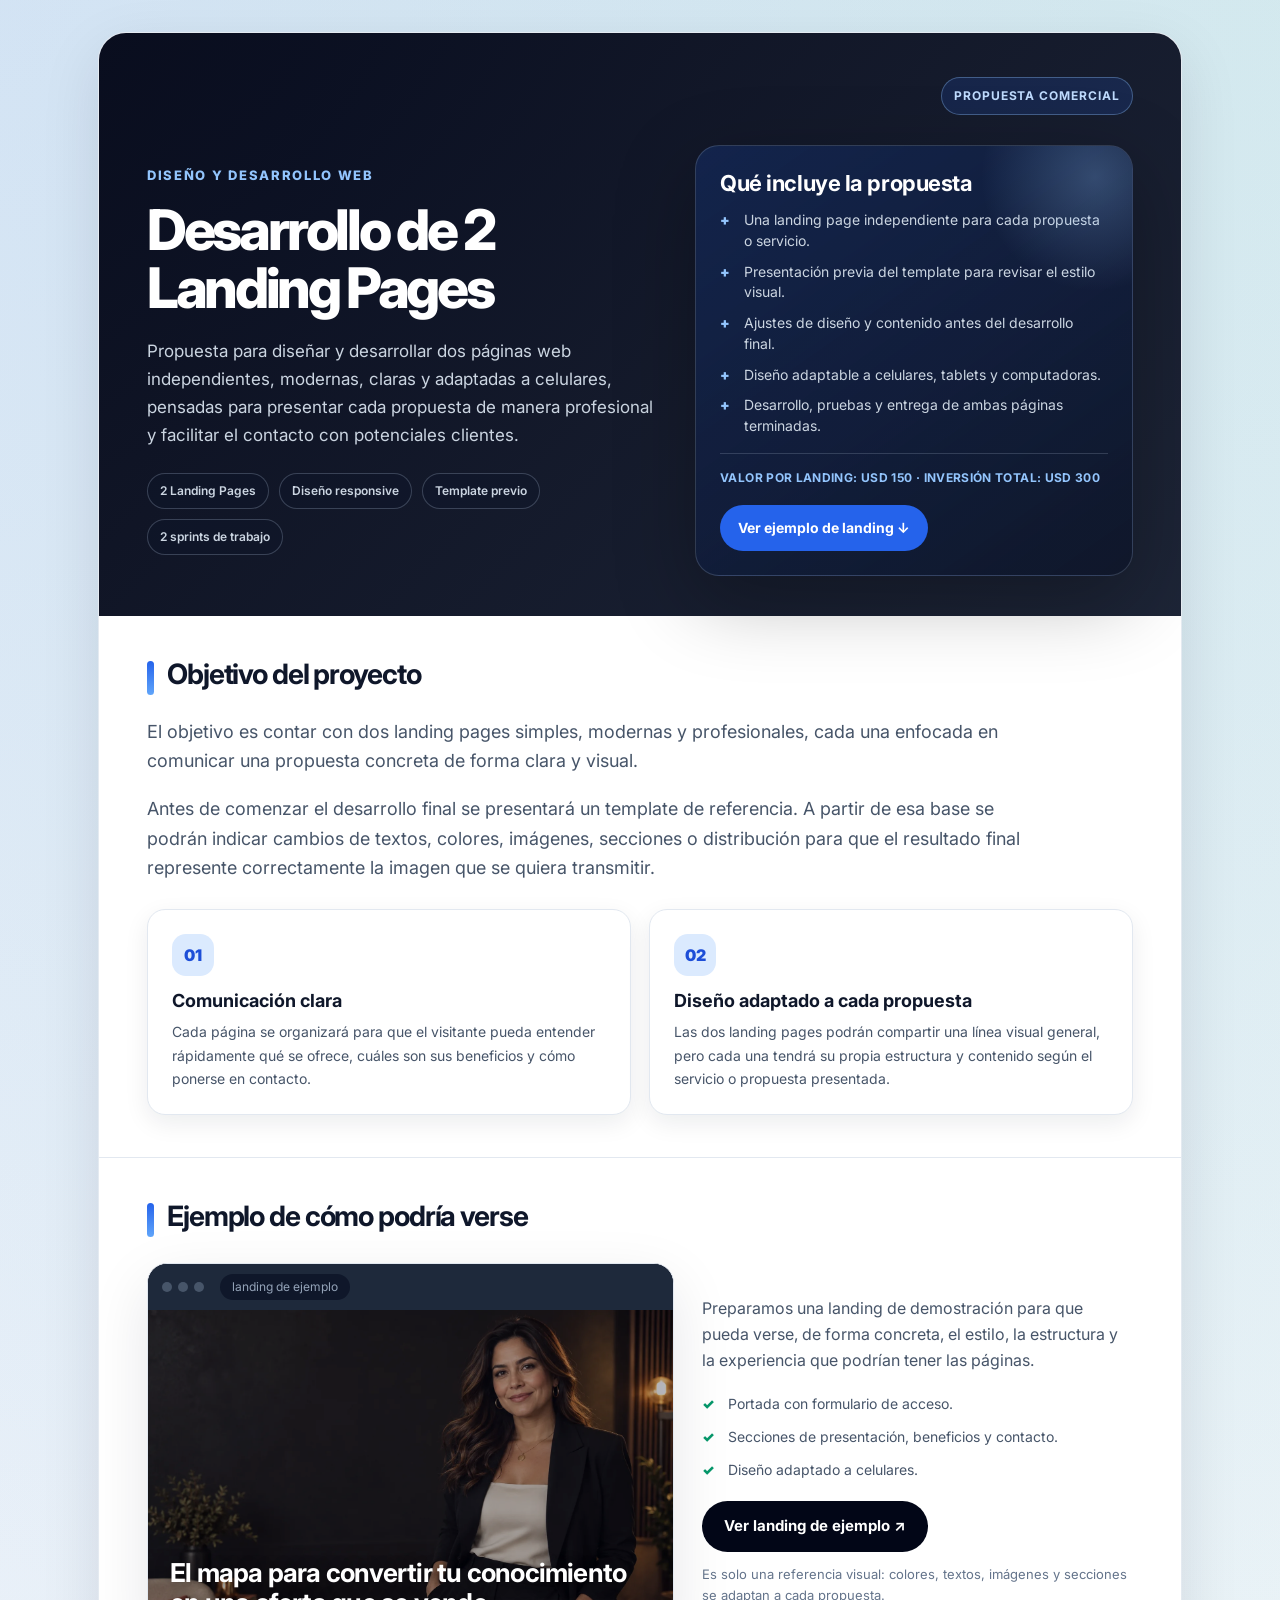
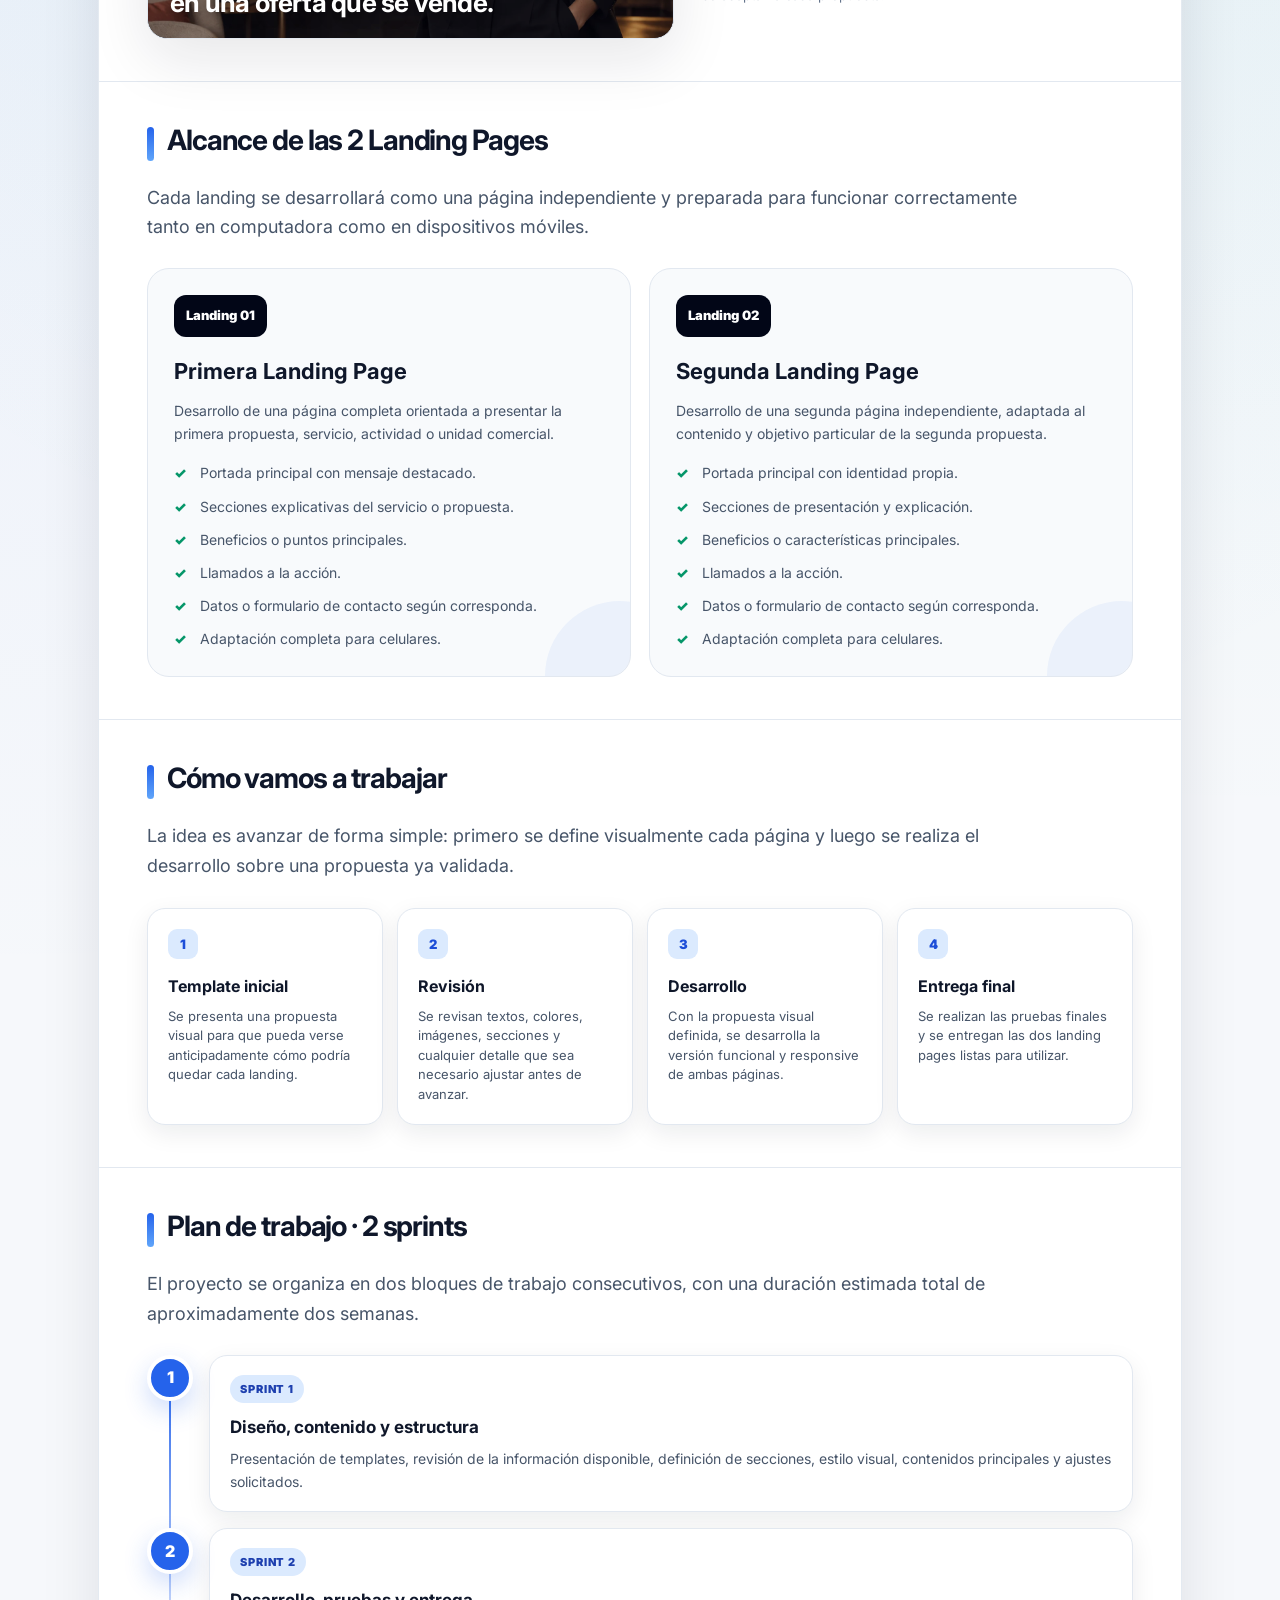
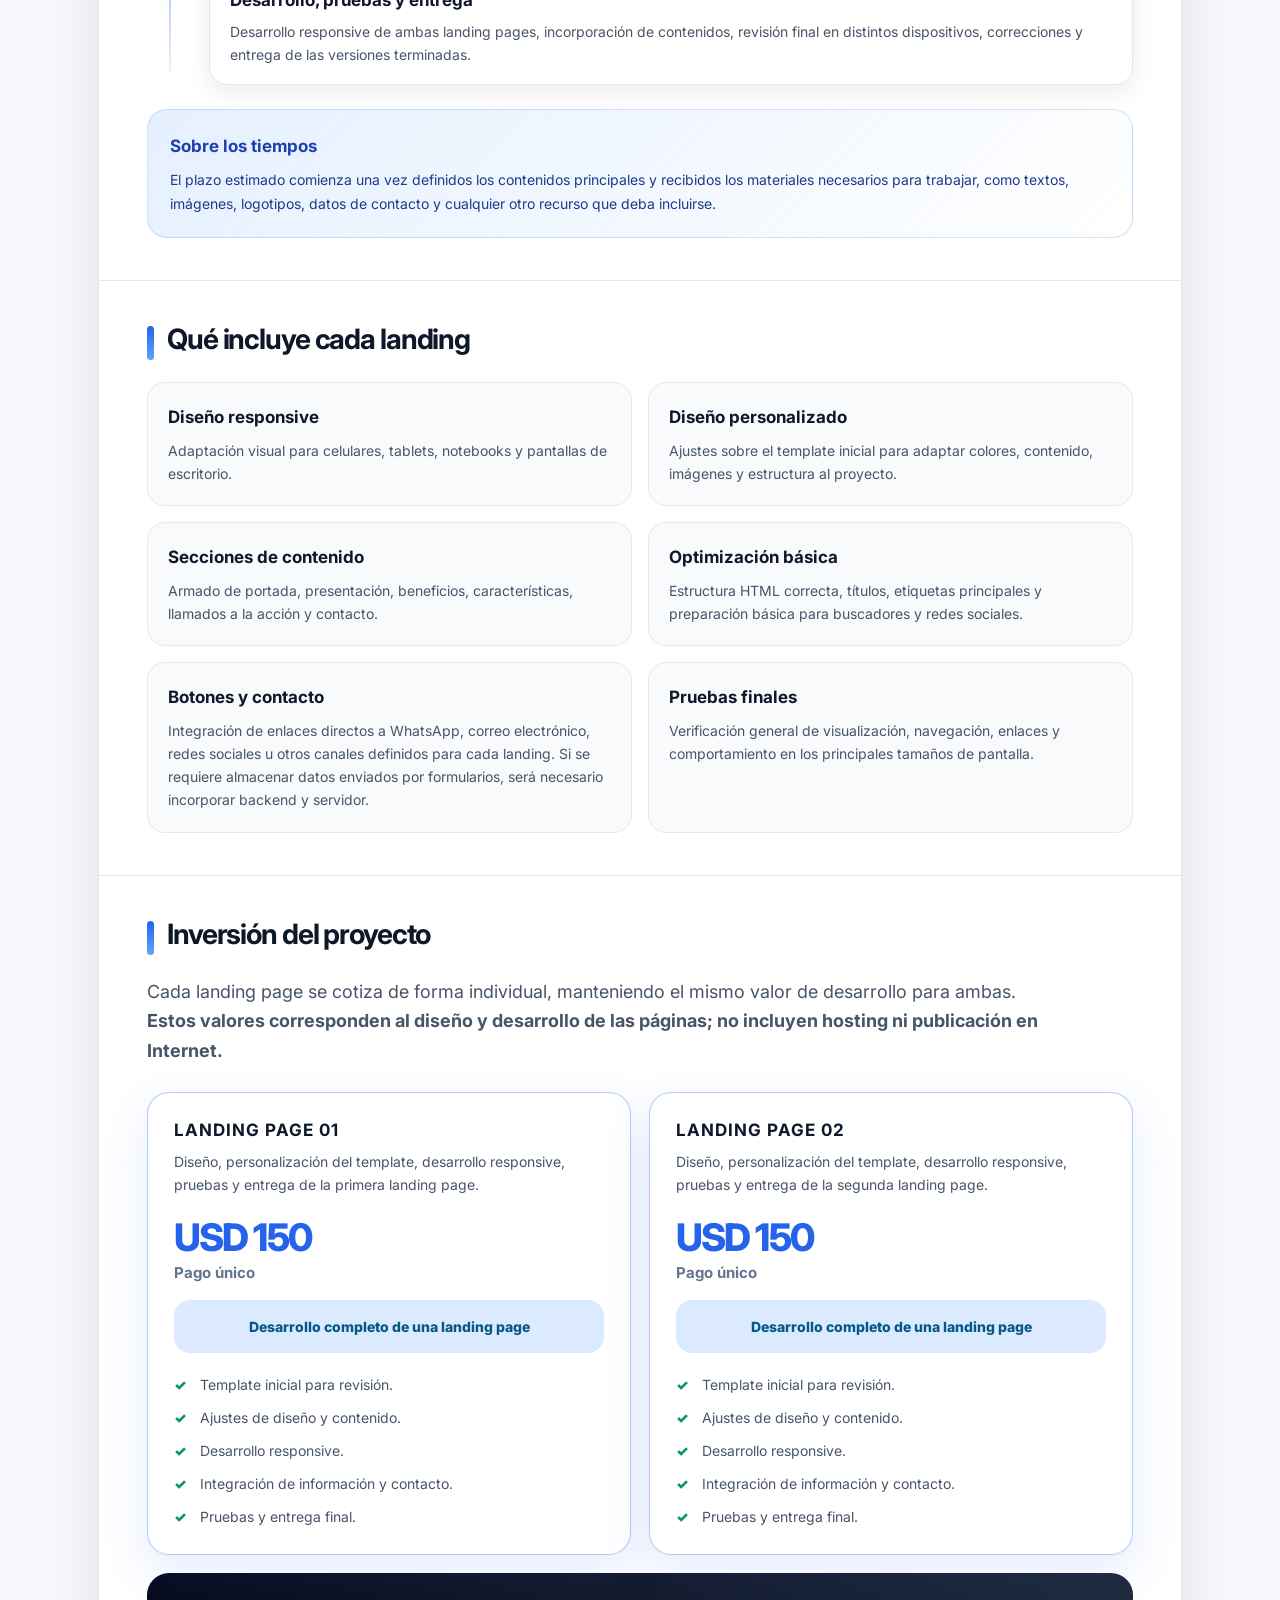
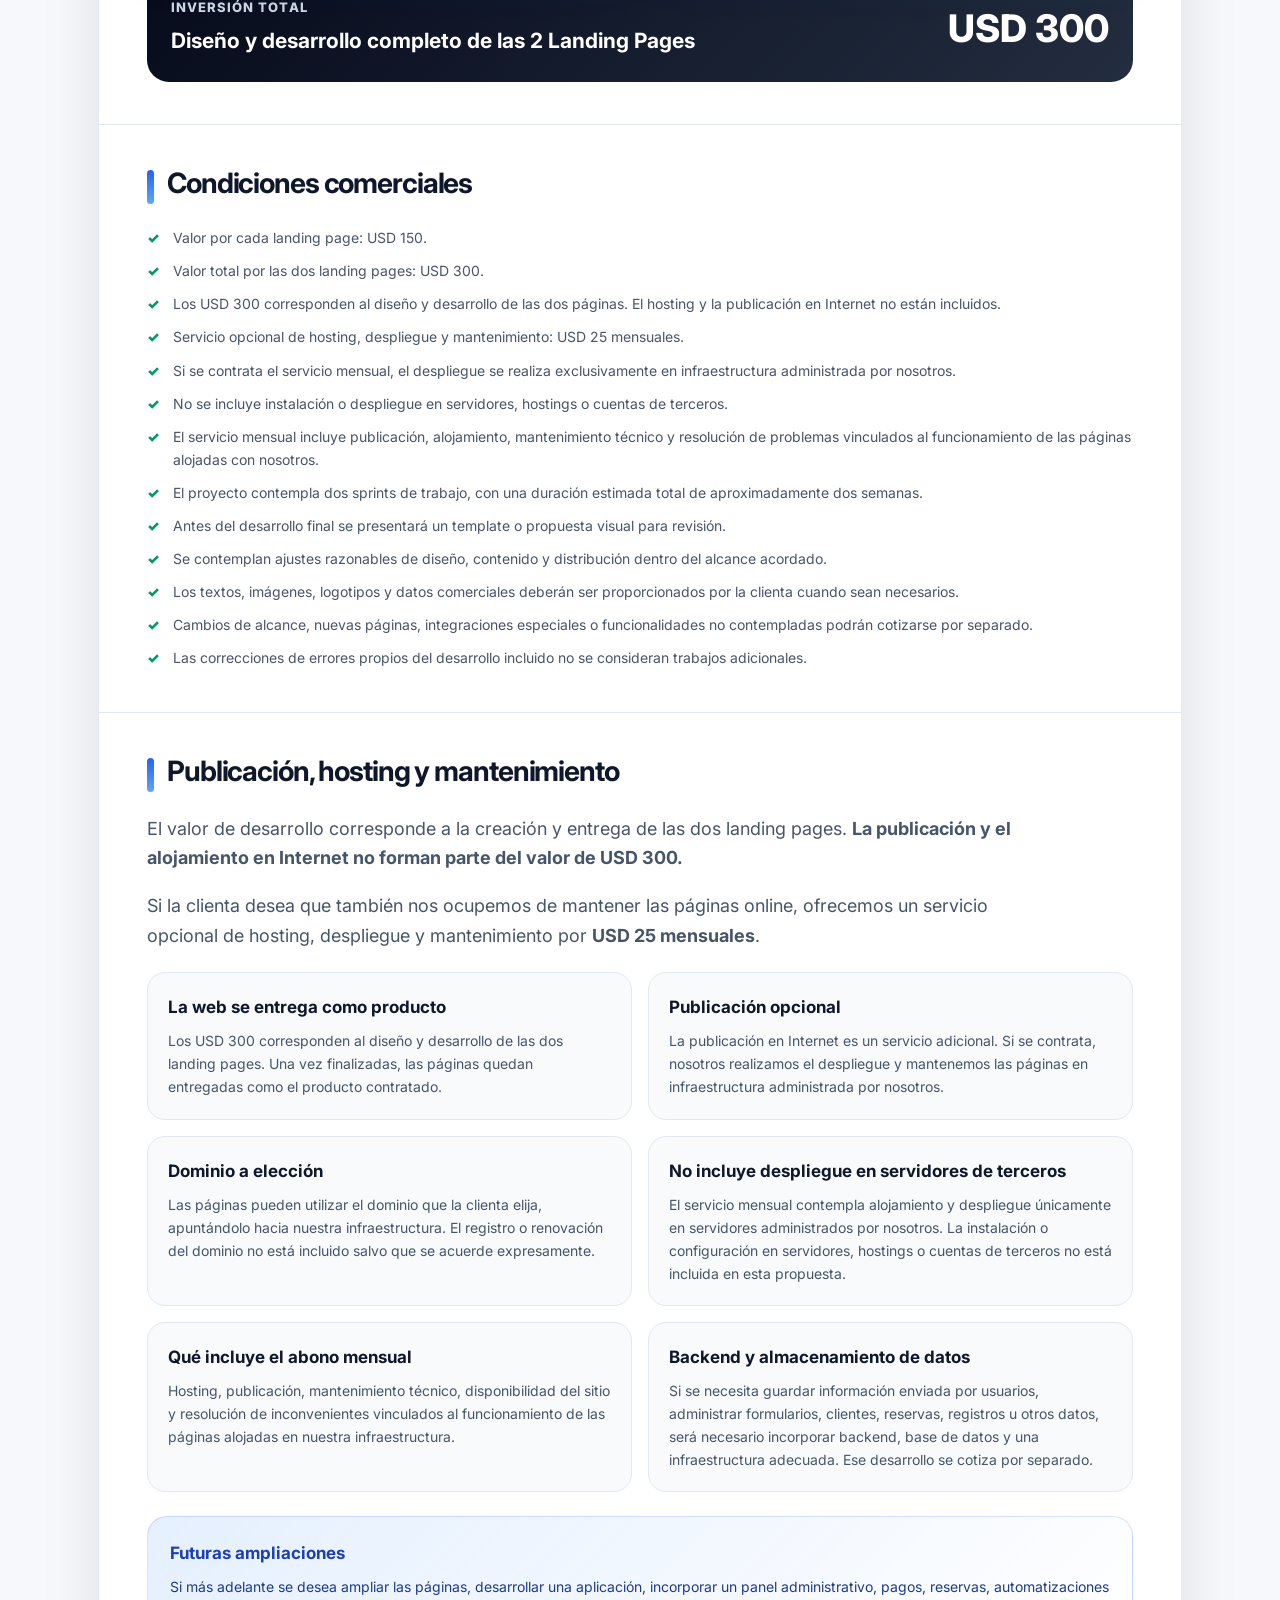
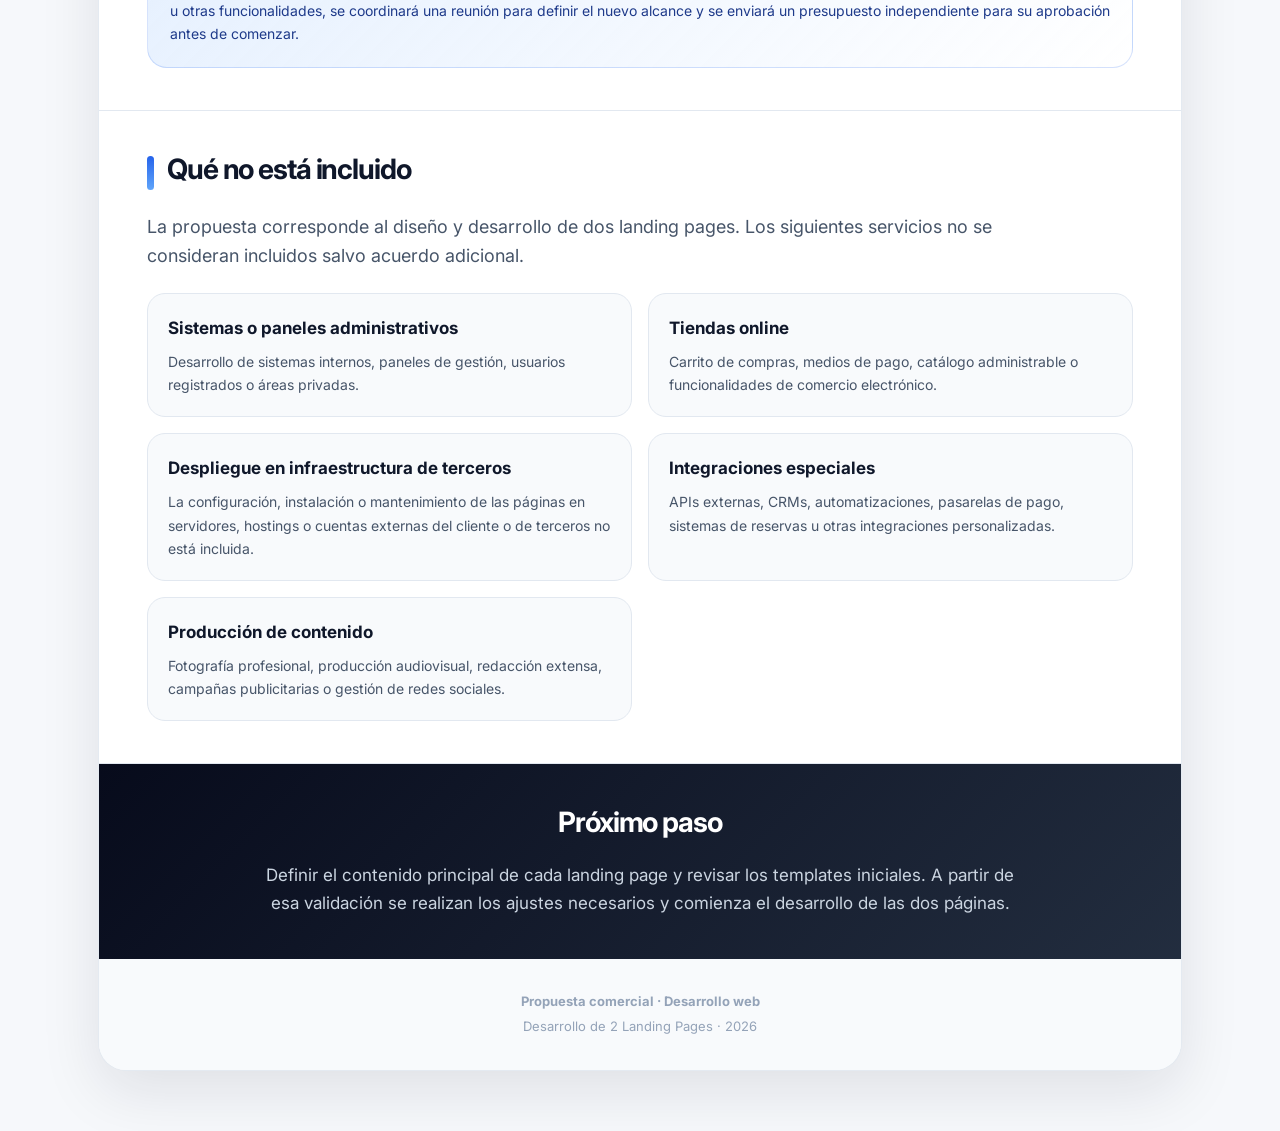
<file: index.html>
<!DOCTYPE html>
<html lang="es">
<head>
  <meta charset="UTF-8" />
  <meta name="viewport" content="width=device-width, initial-scale=1.0" />
  <title>Propuesta Comercial — Desarrollo de 2 Landing Pages</title>

  <link rel="preconnect" href="https://fonts.googleapis.com">
  <link rel="preconnect" href="https://fonts.gstatic.com" crossorigin>
  <link href="https://fonts.googleapis.com/css2?family=Inter:wght@400;500;600;700;800&display=swap" rel="stylesheet">

  <style>
    :root {
      --font: 'Inter', system-ui, -apple-system, BlinkMacSystemFont, 'Segoe UI', sans-serif;
      --bg: #f6f8fb;
      --surface: #ffffff;
      --surface-soft: #f8fafc;
      --ink: #0f172a;
      --muted: #475569;
      --subtle: #64748b;
      --line: #e2e8f0;
      --blue: #2563eb;
      --blue-dark: #1d4ed8;
      --blue-soft: #dbeafe;
      --green: #059669;
      --green-soft: #dcfce7;
      --amber: #d97706;
      --amber-soft: #fff7ed;
      --dark: #020617;
      --shadow: 0 20px 60px rgba(15, 23, 42, .10);
      --shadow-soft: 0 8px 24px rgba(15, 23, 42, .08);
      --radius: 18px;
    }

    * { box-sizing: border-box; }

    html { scroll-behavior: smooth; }

    body {
      margin: 0;
      font-family: var(--font);
      background:
        radial-gradient(circle at top left, rgba(37, 99, 235, .12), transparent 34%),
        radial-gradient(circle at top right, rgba(16, 185, 129, .10), transparent 32%),
        var(--bg);
      color: var(--ink);
      line-height: 1.65;
    }

    .page {
      max-width: 1120px;
      margin: 0 auto;
      padding: 32px 18px 60px;
    }

    .paper {
      background: var(--surface);
      border: 1px solid rgba(226, 232, 240, .9);
      box-shadow: var(--shadow);
      border-radius: 28px;
      overflow: hidden;
    }

    header.hero {
      position: relative;
      padding: 44px 48px 40px;
      background:
        linear-gradient(135deg, rgba(2, 6, 23, .97), rgba(15, 23, 42, .94)),
        radial-gradient(circle at 20% 20%, rgba(37, 99, 235, .28), transparent 40%);
      color: #fff;
    }

    .hero-top {
      display: flex;
      justify-content: flex-end;
      align-items: center;
      gap: 20px;
      margin-bottom: 30px;
    }

    .proposal-badge {
      display: inline-flex;
      align-items: center;
      gap: 8px;
      padding: 8px 12px;
      background: rgba(37, 99, 235, .16);
      border: 1px solid rgba(147, 197, 253, .35);
      color: #bfdbfe;
      border-radius: 999px;
      font-size: 12px;
      font-weight: 700;
      letter-spacing: .08em;
      text-transform: uppercase;
      white-space: nowrap;
    }

    .hero-grid {
      display: grid;
      grid-template-columns: 1.08fr .92fr;
      gap: 34px;
      align-items: stretch;
    }

    .hero-copy {
      display: flex;
      flex-direction: column;
      justify-content: center;
    }

    .eyebrow {
      display: inline-block;
      color: #93c5fd;
      font-size: 13px;
      font-weight: 800;
      letter-spacing: .13em;
      text-transform: uppercase;
      margin-bottom: 14px;
    }

    h1 {
      margin: 0;
      font-size: clamp(34px, 5vw, 56px);
      line-height: 1.04;
      letter-spacing: -0.06em;
      font-weight: 800;
    }

    .hero-copy p {
      color: #cbd5e1;
      margin: 20px 0 0;
      font-size: 17px;
      max-width: 660px;
    }

    .hero-tags {
      display: flex;
      flex-wrap: wrap;
      gap: 10px;
      margin-top: 24px;
    }

    .hero-tag {
      display: inline-flex;
      align-items: center;
      border-radius: 999px;
      border: 1px solid rgba(148, 163, 184, .32);
      background: rgba(15, 23, 42, .38);
      color: #cbd5e1;
      font-size: 12px;
      font-weight: 600;
      padding: 7px 12px;
    }

    .hero-panel {
      position: relative;
      background:
        linear-gradient(145deg, rgba(37, 99, 235, .18), rgba(15, 23, 42, .80)),
        rgba(15, 23, 42, .82);
      border: 1px solid rgba(148, 163, 184, .26);
      border-radius: 24px;
      padding: 24px;
      box-shadow: 0 24px 80px rgba(0,0,0,.28);
      overflow: hidden;
    }

    .hero-panel::after {
      content: '';
      position: absolute;
      width: 230px;
      height: 230px;
      right: -78px;
      top: -84px;
      border-radius: 50%;
      background: radial-gradient(circle, rgba(147, 197, 253, .26), transparent 70%);
      pointer-events: none;
    }

    .hero-panel h3 {
      margin: 0 0 14px;
      font-size: 22px;
      line-height: 1.2;
      letter-spacing: -.02em;
      color: #fff;
    }

    .hero-list {
      margin: 0;
      padding: 0;
      list-style: none;
      display: grid;
      gap: 10px;
    }

    .hero-list li {
      position: relative;
      padding-left: 24px;
      color: #cbd5e1;
      font-size: 14px;
      line-height: 1.48;
    }

    .hero-list li::before {
      content: '+';
      position: absolute;
      left: 0;
      top: 0;
      color: #93c5fd;
      font-weight: 900;
    }

    .hero-note {
      margin: 16px 0 0;
      padding-top: 14px;
      border-top: 1px solid rgba(148, 163, 184, .26);
      color: #93c5fd;
      font-size: 12px;
      letter-spacing: .03em;
      text-transform: uppercase;
      font-weight: 700;
    }

    .hero-cta {
      display: inline-flex;
      align-items: center;
      gap: 8px;
      margin-top: 18px;
      padding: 11px 18px;
      border-radius: 999px;
      background: var(--blue);
      color: #fff;
      font-size: 14px;
      font-weight: 700;
      text-decoration: none;
      position: relative;
      z-index: 1;
      transition: background .2s ease;
    }

    .hero-cta:hover { background: var(--blue-dark); }

    .demo {
      display: grid;
      grid-template-columns: 1.1fr .9fr;
      gap: 28px;
      align-items: center;
      margin-top: 26px;
    }

    .demo-preview {
      display: block;
      border-radius: 20px;
      overflow: hidden;
      border: 1px solid var(--line);
      box-shadow: var(--shadow);
      background: var(--dark);
      text-decoration: none;
      transition: transform .25s ease, box-shadow .25s ease;
    }

    .demo-preview:hover {
      transform: translateY(-3px);
      box-shadow: 0 26px 70px rgba(15, 23, 42, .18);
    }

    .demo-bar {
      display: flex;
      align-items: center;
      gap: 6px;
      padding: 10px 14px;
      background: #1e293b;
    }

    .demo-bar i {
      width: 10px;
      height: 10px;
      border-radius: 50%;
      background: #475569;
    }

    .demo-bar span {
      margin-left: 10px;
      padding: 3px 12px;
      border-radius: 999px;
      background: #0f172a;
      color: #94a3b8;
      font-size: 12px;
    }

    .demo-screen {
      position: relative;
      aspect-ratio: 16 / 10;
    }

    .demo-screen img {
      width: 100%;
      height: 100%;
      object-fit: cover;
      display: block;
      opacity: .72;
    }

    .demo-screen strong {
      position: absolute;
      left: 22px;
      right: 22px;
      bottom: 20px;
      color: #fff;
      font-size: clamp(18px, 2.4vw, 26px);
      line-height: 1.15;
      letter-spacing: -.03em;
      text-shadow: 0 2px 14px rgba(0,0,0,.5);
    }

    .demo-copy .lead { font-size: 16px; }

    .demo-button {
      display: inline-flex;
      align-items: center;
      gap: 8px;
      margin-top: 20px;
      padding: 13px 22px;
      border-radius: 999px;
      background: var(--dark);
      color: #fff;
      font-weight: 700;
      font-size: 15px;
      text-decoration: none;
      transition: background .2s ease;
    }

    .demo-button:hover { background: var(--blue); }

    .demo-note {
      margin: 12px 0 0;
      color: var(--subtle);
      font-size: 13px;
    }

    section {
      padding: 42px 48px;
      border-bottom: 1px solid var(--line);
    }

    section:last-child { border-bottom: 0; }

    .section-title {
      display: flex;
      gap: 13px;
      align-items: flex-start;
      margin-bottom: 22px;
    }

    .section-title::before {
      content: '';
      width: 7px;
      height: 34px;
      background: linear-gradient(180deg, var(--blue), #60a5fa);
      border-radius: 999px;
      flex: 0 0 auto;
      margin-top: 3px;
    }

    h2 {
      margin: 0;
      font-size: 28px;
      line-height: 1.18;
      letter-spacing: -0.04em;
      color: var(--ink);
    }

    .lead {
      font-size: 18px;
      color: var(--muted);
      max-width: 900px;
      margin: 0 0 18px;
    }

    .cards {
      display: grid;
      grid-template-columns: repeat(2, 1fr);
      gap: 18px;
      margin-top: 26px;
    }

    .card {
      background: var(--surface);
      border: 1px solid var(--line);
      border-radius: var(--radius);
      padding: 24px;
      box-shadow: var(--shadow-soft);
    }

    .icon {
      width: 42px;
      height: 42px;
      border-radius: 14px;
      background: var(--blue-soft);
      color: var(--blue-dark);
      display: grid;
      place-items: center;
      font-weight: 900;
      margin-bottom: 14px;
    }

    .card h3 {
      margin: 0 0 8px;
      font-size: 18px;
      line-height: 1.25;
      color: var(--ink);
    }

    .card p {
      margin: 0;
      color: var(--muted);
      font-size: 14px;
    }

    .page-cards {
      display: grid;
      grid-template-columns: 1fr 1fr;
      gap: 18px;
      margin-top: 26px;
    }

    .page-card {
      border: 1px solid var(--line);
      background: var(--surface-soft);
      border-radius: 22px;
      padding: 26px;
      position: relative;
      overflow: hidden;
    }

    .page-card::after {
      content: '';
      position: absolute;
      width: 150px;
      height: 150px;
      right: -65px;
      bottom: -75px;
      border-radius: 50%;
      background: rgba(37, 99, 235, .06);
    }

    .page-number {
      display: inline-flex;
      align-items: center;
      justify-content: center;
      min-width: 42px;
      height: 42px;
      border-radius: 12px;
      padding: 0 12px;
      background: var(--dark);
      color: #fff;
      font-size: 13px;
      font-weight: 900;
      margin-bottom: 16px;
    }

    .page-card h3 {
      margin: 0 0 10px;
      font-size: 22px;
    }

    .page-card p {
      margin: 0 0 16px;
      color: var(--muted);
      font-size: 14px;
    }

    .check-list {
      margin: 0;
      padding: 0;
      list-style: none;
      display: grid;
      gap: 10px;
    }

    .check-list li {
      position: relative;
      padding-left: 26px;
      color: var(--muted);
      font-size: 14px;
    }

    .check-list li::before {
      content: '✓';
      position: absolute;
      left: 0;
      top: 0;
      color: var(--green);
      font-weight: 900;
    }

    .process {
      display: grid;
      grid-template-columns: repeat(4, 1fr);
      gap: 14px;
      margin-top: 28px;
    }

    .process-step {
      min-height: 176px;
      padding: 20px;
      border: 1px solid var(--line);
      border-radius: 18px;
      background: #fff;
      box-shadow: var(--shadow-soft);
    }

    .process-step .num {
      width: 30px;
      height: 30px;
      border-radius: 9px;
      background: var(--blue-soft);
      color: var(--blue-dark);
      display: grid;
      place-items: center;
      font-size: 13px;
      font-weight: 900;
      margin-bottom: 14px;
    }

    .process-step h3 {
      margin: 0 0 7px;
      font-size: 16px;
    }

    .process-step p {
      margin: 0;
      color: var(--muted);
      font-size: 13px;
      line-height: 1.5;
    }

    .timeline {
      position: relative;
      display: grid;
      gap: 16px;
      margin-top: 26px;
    }

    .timeline::before {
      content: '';
      position: absolute;
      left: 22px;
      top: 12px;
      bottom: 12px;
      width: 2px;
      background: linear-gradient(180deg, var(--blue), rgba(37, 99, 235, .08));
    }

    .timeline-item {
      position: relative;
      display: grid;
      grid-template-columns: 46px 1fr;
      gap: 16px;
      align-items: start;
    }

    .timeline-dot {
      position: relative;
      z-index: 1;
      width: 46px;
      height: 46px;
      border-radius: 999px;
      display: grid;
      place-items: center;
      background: var(--blue);
      color: #fff;
      font-weight: 900;
      box-shadow: 0 10px 25px rgba(37, 99, 235, .22);
      border: 4px solid #fff;
    }

    .timeline-card {
      border: 1px solid var(--line);
      border-radius: 18px;
      background: #fff;
      padding: 18px 20px;
      box-shadow: var(--shadow-soft);
    }

    .timeline-card h3 {
      margin: 0 0 6px;
      font-size: 17px;
    }

    .timeline-card p {
      margin: 0;
      color: var(--muted);
      font-size: 14px;
    }

    .timeline-card .tag {
      display: inline-flex;
      margin-bottom: 10px;
      padding: 5px 10px;
      border-radius: 999px;
      background: var(--blue-soft);
      color: #1e40af;
      font-size: 11px;
      font-weight: 900;
      letter-spacing: .08em;
      text-transform: uppercase;
    }

    .investment {
      display: grid;
      grid-template-columns: 1fr 1fr;
      gap: 18px;
      margin-top: 26px;
    }

    .price-card {
      border: 1px solid var(--line);
      border-radius: 22px;
      padding: 26px;
      background: #fff;
      box-shadow: var(--shadow-soft);
    }

    .price-card.primary {
      border-color: rgba(37, 99, 235, .34);
      box-shadow: 0 18px 50px rgba(37, 99, 235, .12);
    }

    .price-card h3 {
      margin: 0 0 8px;
      text-transform: uppercase;
      letter-spacing: .06em;
      font-size: 17px;
      line-height: 1.35;
    }

    .price-card .subtitle {
      color: var(--muted);
      font-size: 14px;
      min-height: 48px;
      margin: 0 0 20px;
    }

    .price {
      font-size: 38px;
      line-height: 1;
      font-weight: 800;
      color: var(--blue);
      letter-spacing: -0.05em;
      margin: 18px 0 6px;
    }

    .price small {
      display: block;
      color: var(--subtle);
      font-size: 15px;
      letter-spacing: 0;
      margin-top: 9px;
      font-weight: 700;
    }

    .setup {
      margin: 20px 0;
      padding: 15px;
      border-radius: 16px;
      background: var(--blue-soft);
      color: #075985;
      text-align: center;
      font-weight: 800;
      font-size: 14px;
    }

    .total-box {
      margin-top: 18px;
      padding: 24px;
      border-radius: 22px;
      background:
        linear-gradient(135deg, rgba(2,6,23,.98), rgba(30,41,59,.98));
      color: #fff;
      display: flex;
      justify-content: space-between;
      gap: 24px;
      align-items: center;
    }

    .total-box span {
      color: #cbd5e1;
      display: block;
      font-size: 13px;
      text-transform: uppercase;
      font-weight: 800;
      letter-spacing: .08em;
      margin-bottom: 5px;
    }

    .total-box strong {
      font-size: 21px;
    }

    .total-price {
      font-size: 38px;
      line-height: 1;
      font-weight: 800;
      white-space: nowrap;
    }

    .notice {
      margin-top: 24px;
      border-radius: 20px;
      padding: 22px;
      border: 1px solid rgba(37, 99, 235, .18);
      background: linear-gradient(135deg, rgba(219, 234, 254, .72), rgba(255,255,255,.9));
      color: #1e3a8a;
    }

    .notice h3 {
      margin: 0 0 8px;
      color: #1e40af;
      font-size: 17px;
    }

    .notice p {
      margin: 0;
      color: #1e3a8a;
      font-size: 14px;
    }

    .future {
      display: grid;
      grid-template-columns: repeat(2, 1fr);
      gap: 16px;
      margin-top: 22px;
    }

    .future-box {
      padding: 20px;
      border-radius: 18px;
      background: var(--surface-soft);
      border: 1px solid var(--line);
    }

    .future-box h3 {
      margin: 0 0 8px;
      font-size: 17px;
    }

    .future-box p {
      margin: 0;
      color: var(--muted);
      font-size: 14px;
    }

    .closing {
      text-align: center;
      background:
        linear-gradient(135deg, rgba(2, 6, 23, .98), rgba(30, 41, 59, .98));
      color: #fff;
    }

    .closing h2 { color: #fff; }

    .closing .section-title {
      justify-content: center;
    }

    .closing .section-title::before {
      display: none;
    }

    .closing p {
      color: #cbd5e1;
      max-width: 760px;
      margin: 0 auto;
      font-size: 17px;
    }

    footer {
      padding: 28px 48px;
      text-align: center;
      color: #94a3b8;
      font-size: 13px;
      background: #f8fafc;
    }

    footer p {
      margin: 4px 0;
    }

    @media (max-width: 960px) {
      .hero-grid,
      .cards,
      .demo,
      .page-cards,
      .investment {
        grid-template-columns: 1fr;
      }

      .process {
        grid-template-columns: 1fr 1fr;
      }
    }

    @media (max-width: 640px) {
      .page { padding: 14px; }

      header.hero,
      section,
      footer {
        padding-left: 22px;
        padding-right: 22px;
      }

      .hero-top {
        justify-content: flex-start;
        margin-bottom: 22px;
      }

      .process,
      .future {
        grid-template-columns: 1fr;
      }

      h2 { font-size: 24px; }

      .price { font-size: 32px; }

      .total-box {
        flex-direction: column;
        align-items: flex-start;
      }

      .total-price { font-size: 34px; }
    }

    @media print {
      body {
        background: #fff;
      }

      .page {
        max-width: none;
        padding: 0;
      }

      .paper {
        box-shadow: none;
        border: 0;
        border-radius: 0;
      }

      section,
      .card,
      .page-card,
      .price-card,
      .timeline-card,
      .process-step {
        break-inside: avoid;
      }
    }
  </style>
</head>

<body>
  <div class="page">
    <div class="paper">

      <header class="hero">
        <div class="hero-top">
          <div class="proposal-badge">Propuesta comercial</div>
        </div>

        <div class="hero-grid">
          <div class="hero-copy">
            <span class="eyebrow">Diseño y desarrollo web</span>
            <h1>Desarrollo de 2 Landing Pages</h1>

            <p>
              Propuesta para diseñar y desarrollar dos páginas web independientes,
              modernas, claras y adaptadas a celulares, pensadas para presentar cada
              propuesta de manera profesional y facilitar el contacto con potenciales clientes.
            </p>

            <div class="hero-tags">
              <span class="hero-tag">2 Landing Pages</span>
              <span class="hero-tag">Diseño responsive</span>
              <span class="hero-tag">Template previo</span>
              <span class="hero-tag">2 sprints de trabajo</span>
            </div>
          </div>

          <aside class="hero-panel">
            <h3>Qué incluye la propuesta</h3>
            <ul class="hero-list">
              <li>Una landing page independiente para cada propuesta o servicio.</li>
              <li>Presentación previa del template para revisar el estilo visual.</li>
              <li>Ajustes de diseño y contenido antes del desarrollo final.</li>
              <li>Diseño adaptable a celulares, tablets y computadoras.</li>
              <li>Desarrollo, pruebas y entrega de ambas páginas terminadas.</li>
            </ul>

            <p class="hero-note">
              Valor por landing: USD 150 · Inversión total: USD 300
            </p>

            <a class="hero-cta" href="#ejemplo">Ver ejemplo de landing ↓</a>
          </aside>
        </div>
      </header>

      <main>

        <section>
          <div class="section-title">
            <h2>Objetivo del proyecto</h2>
          </div>

          <p class="lead">
            El objetivo es contar con dos landing pages simples, modernas y profesionales,
            cada una enfocada en comunicar una propuesta concreta de forma clara y visual.
          </p>

          <p class="lead">
            Antes de comenzar el desarrollo final se presentará un template de referencia.
            A partir de esa base se podrán indicar cambios de textos, colores, imágenes,
            secciones o distribución para que el resultado final represente correctamente
            la imagen que se quiera transmitir.
          </p>

          <div class="cards">
            <div class="card">
              <div class="icon">01</div>
              <h3>Comunicación clara</h3>
              <p>
                Cada página se organizará para que el visitante pueda entender rápidamente
                qué se ofrece, cuáles son sus beneficios y cómo ponerse en contacto.
              </p>
            </div>

            <div class="card">
              <div class="icon">02</div>
              <h3>Diseño adaptado a cada propuesta</h3>
              <p>
                Las dos landing pages podrán compartir una línea visual general, pero cada una
                tendrá su propia estructura y contenido según el servicio o propuesta presentada.
              </p>
            </div>
          </div>
        </section>

        <section id="ejemplo">
          <div class="section-title">
            <h2>Ejemplo de cómo podría verse</h2>
          </div>

          <div class="demo">
            <a class="demo-preview" href="ejemplo.html" target="_blank" rel="noopener">
              <div class="demo-bar">
                <i></i><i></i><i></i>
                <span>landing de ejemplo</span>
              </div>
              <div class="demo-screen">
                <img src="assets/mentora.webp" alt="Vista previa de la landing de ejemplo" loading="lazy">
                <strong>El mapa para convertir tu conocimiento en una oferta que se vende.</strong>
              </div>
            </a>

            <div class="demo-copy">
              <p class="lead">
                Preparamos una landing de demostración para que pueda verse, de forma concreta,
                el estilo, la estructura y la experiencia que podrían tener las páginas.
              </p>
              <ul class="check-list">
                <li>Portada con formulario de acceso.</li>
                <li>Secciones de presentación, beneficios y contacto.</li>
                <li>Diseño adaptado a celulares.</li>
              </ul>

              <a class="demo-button" href="ejemplo.html" target="_blank" rel="noopener">
                Ver landing de ejemplo ↗
              </a>
              <p class="demo-note">
                Es solo una referencia visual: colores, textos, imágenes y secciones
                se adaptan a cada propuesta.
              </p>
            </div>
          </div>
        </section>

        <section>
          <div class="section-title">
            <h2>Alcance de las 2 Landing Pages</h2>
          </div>

          <p class="lead">
            Cada landing se desarrollará como una página independiente y preparada para
            funcionar correctamente tanto en computadora como en dispositivos móviles.
          </p>

          <div class="page-cards">

            <div class="page-card">
              <div class="page-number">Landing 01</div>
              <h3>Primera Landing Page</h3>
              <p>
                Desarrollo de una página completa orientada a presentar la primera propuesta,
                servicio, actividad o unidad comercial.
              </p>

              <ul class="check-list">
                <li>Portada principal con mensaje destacado.</li>
                <li>Secciones explicativas del servicio o propuesta.</li>
                <li>Beneficios o puntos principales.</li>
                <li>Llamados a la acción.</li>
                <li>Datos o formulario de contacto según corresponda.</li>
                <li>Adaptación completa para celulares.</li>
              </ul>
            </div>

            <div class="page-card">
              <div class="page-number">Landing 02</div>
              <h3>Segunda Landing Page</h3>
              <p>
                Desarrollo de una segunda página independiente, adaptada al contenido y objetivo
                particular de la segunda propuesta.
              </p>

              <ul class="check-list">
                <li>Portada principal con identidad propia.</li>
                <li>Secciones de presentación y explicación.</li>
                <li>Beneficios o características principales.</li>
                <li>Llamados a la acción.</li>
                <li>Datos o formulario de contacto según corresponda.</li>
                <li>Adaptación completa para celulares.</li>
              </ul>
            </div>

          </div>
        </section>

        <section>
          <div class="section-title">
            <h2>Cómo vamos a trabajar</h2>
          </div>

          <p class="lead">
            La idea es avanzar de forma simple: primero se define visualmente cada página
            y luego se realiza el desarrollo sobre una propuesta ya validada.
          </p>

          <div class="process">

            <div class="process-step">
              <div class="num">1</div>
              <h3>Template inicial</h3>
              <p>
                Se presenta una propuesta visual para que pueda verse anticipadamente
                cómo podría quedar cada landing.
              </p>
            </div>

            <div class="process-step">
              <div class="num">2</div>
              <h3>Revisión</h3>
              <p>
                Se revisan textos, colores, imágenes, secciones y cualquier detalle que
                sea necesario ajustar antes de avanzar.
              </p>
            </div>

            <div class="process-step">
              <div class="num">3</div>
              <h3>Desarrollo</h3>
              <p>
                Con la propuesta visual definida, se desarrolla la versión funcional
                y responsive de ambas páginas.
              </p>
            </div>

            <div class="process-step">
              <div class="num">4</div>
              <h3>Entrega final</h3>
              <p>
                Se realizan las pruebas finales y se entregan las dos landing pages
                listas para utilizar.
              </p>
            </div>

          </div>
        </section>

        <section>
          <div class="section-title">
            <h2>Plan de trabajo · 2 sprints</h2>
          </div>

          <p class="lead">
            El proyecto se organiza en dos bloques de trabajo consecutivos, con una duración
            estimada total de aproximadamente dos semanas.
          </p>

          <div class="timeline">

            <div class="timeline-item">
              <div class="timeline-dot">1</div>
              <div class="timeline-card">
                <span class="tag">Sprint 1</span>
                <h3>Diseño, contenido y estructura</h3>
                <p>
                  Presentación de templates, revisión de la información disponible,
                  definición de secciones, estilo visual, contenidos principales y ajustes solicitados.
                </p>
              </div>
            </div>

            <div class="timeline-item">
              <div class="timeline-dot">2</div>
              <div class="timeline-card">
                <span class="tag">Sprint 2</span>
                <h3>Desarrollo, pruebas y entrega</h3>
                <p>
                  Desarrollo responsive de ambas landing pages, incorporación de contenidos,
                  revisión final en distintos dispositivos, correcciones y entrega de las versiones terminadas.
                </p>
              </div>
            </div>

          </div>

          <div class="notice">
            <h3>Sobre los tiempos</h3>
            <p>
              El plazo estimado comienza una vez definidos los contenidos principales y
              recibidos los materiales necesarios para trabajar, como textos, imágenes,
              logotipos, datos de contacto y cualquier otro recurso que deba incluirse.
            </p>
          </div>
        </section>

        <section>
          <div class="section-title">
            <h2>Qué incluye cada landing</h2>
          </div>

          <div class="future">
            <div class="future-box">
              <h3>Diseño responsive</h3>
              <p>
                Adaptación visual para celulares, tablets, notebooks y pantallas de escritorio.
              </p>
            </div>

            <div class="future-box">
              <h3>Diseño personalizado</h3>
              <p>
                Ajustes sobre el template inicial para adaptar colores, contenido,
                imágenes y estructura al proyecto.
              </p>
            </div>

            <div class="future-box">
              <h3>Secciones de contenido</h3>
              <p>
                Armado de portada, presentación, beneficios, características,
                llamados a la acción y contacto.
              </p>
            </div>

            <div class="future-box">
              <h3>Optimización básica</h3>
              <p>
                Estructura HTML correcta, títulos, etiquetas principales y preparación
                básica para buscadores y redes sociales.
              </p>
            </div>

            <div class="future-box">
              <h3>Botones y contacto</h3>
              <p>
                Integración de enlaces directos a WhatsApp, correo electrónico,
                redes sociales u otros canales definidos para cada landing.
                Si se requiere almacenar datos enviados por formularios, será necesario incorporar backend y servidor.
              </p>
            </div>

            <div class="future-box">
              <h3>Pruebas finales</h3>
              <p>
                Verificación general de visualización, navegación, enlaces y comportamiento
                en los principales tamaños de pantalla.
              </p>
            </div>
          </div>
        </section>

        <section id="inversion">
          <div class="section-title">
            <h2>Inversión del proyecto</h2>
          </div>

          <p class="lead">
            Cada landing page se cotiza de forma individual, manteniendo el mismo valor
            de desarrollo para ambas. <strong>Estos valores corresponden al diseño y desarrollo
            de las páginas; no incluyen hosting ni publicación en Internet.</strong>
          </p>

          <div class="investment">

            <div class="price-card primary">
              <h3>Landing Page 01</h3>
              <p class="subtitle">
                Diseño, personalización del template, desarrollo responsive,
                pruebas y entrega de la primera landing page.
              </p>

              <div class="price">
                USD 150
                <small>Pago único</small>
              </div>

              <div class="setup">
                Desarrollo completo de una landing page
              </div>

              <ul class="check-list">
                <li>Template inicial para revisión.</li>
                <li>Ajustes de diseño y contenido.</li>
                <li>Desarrollo responsive.</li>
                <li>Integración de información y contacto.</li>
                <li>Pruebas y entrega final.</li>
              </ul>
            </div>

            <div class="price-card primary">
              <h3>Landing Page 02</h3>
              <p class="subtitle">
                Diseño, personalización del template, desarrollo responsive,
                pruebas y entrega de la segunda landing page.
              </p>

              <div class="price">
                USD 150
                <small>Pago único</small>
              </div>

              <div class="setup">
                Desarrollo completo de una landing page
              </div>

              <ul class="check-list">
                <li>Template inicial para revisión.</li>
                <li>Ajustes de diseño y contenido.</li>
                <li>Desarrollo responsive.</li>
                <li>Integración de información y contacto.</li>
                <li>Pruebas y entrega final.</li>
              </ul>
            </div>

          </div>

          <div class="total-box">
            <div>
              <span>Inversión total</span>
              <strong>Diseño y desarrollo completo de las 2 Landing Pages</strong>
            </div>

            <div class="total-price">USD 300</div>
          </div>
        </section>

        <section>
          <div class="section-title">
            <h2>Condiciones comerciales</h2>
          </div>

          <ul class="check-list">
            <li>Valor por cada landing page: USD 150.</li>
            <li>Valor total por las dos landing pages: USD 300.</li>
            <li>Los USD 300 corresponden al diseño y desarrollo de las dos páginas. El hosting y la publicación en Internet no están incluidos.</li>
            <li>Servicio opcional de hosting, despliegue y mantenimiento: USD 25 mensuales.</li>
            <li>Si se contrata el servicio mensual, el despliegue se realiza exclusivamente en infraestructura administrada por nosotros.</li>
            <li>No se incluye instalación o despliegue en servidores, hostings o cuentas de terceros.</li>
            <li>El servicio mensual incluye publicación, alojamiento, mantenimiento técnico y resolución de problemas vinculados al funcionamiento de las páginas alojadas con nosotros.</li>
            <li>El proyecto contempla dos sprints de trabajo, con una duración estimada total de aproximadamente dos semanas.</li>
            <li>Antes del desarrollo final se presentará un template o propuesta visual para revisión.</li>
            <li>Se contemplan ajustes razonables de diseño, contenido y distribución dentro del alcance acordado.</li>
            <li>Los textos, imágenes, logotipos y datos comerciales deberán ser proporcionados por la clienta cuando sean necesarios.</li>
            <li>Cambios de alcance, nuevas páginas, integraciones especiales o funcionalidades no contempladas podrán cotizarse por separado.</li>
            <li>Las correcciones de errores propios del desarrollo incluido no se consideran trabajos adicionales.</li>
          </ul>
        </section>


        <section>
          <div class="section-title">
            <h2>Publicación, hosting y mantenimiento</h2>
          </div>

          <p class="lead">
            El valor de desarrollo corresponde a la creación y entrega de las dos landing pages.
            <strong>La publicación y el alojamiento en Internet no forman parte del valor de USD 300.</strong>
          </p>

          <p class="lead">
            Si la clienta desea que también nos ocupemos de mantener las páginas online,
            ofrecemos un servicio opcional de hosting, despliegue y mantenimiento por
            <strong>USD 25 mensuales</strong>.
          </p>

          <div class="future">
            <div class="future-box">
              <h3>La web se entrega como producto</h3>
              <p>
                Los USD 300 corresponden al diseño y desarrollo de las dos landing pages.
                Una vez finalizadas, las páginas quedan entregadas como el producto contratado.
              </p>
            </div>

            <div class="future-box">
              <h3>Publicación opcional</h3>
              <p>
                La publicación en Internet es un servicio adicional. Si se contrata,
                nosotros realizamos el despliegue y mantenemos las páginas en infraestructura
                administrada por nosotros.
              </p>
            </div>

            <div class="future-box">
              <h3>Dominio a elección</h3>
              <p>
                Las páginas pueden utilizar el dominio que la clienta elija, apuntándolo
                hacia nuestra infraestructura. El registro o renovación del dominio no está
                incluido salvo que se acuerde expresamente.
              </p>
            </div>

            <div class="future-box">
              <h3>No incluye despliegue en servidores de terceros</h3>
              <p>
                El servicio mensual contempla alojamiento y despliegue únicamente en servidores
                administrados por nosotros. La instalación o configuración en servidores,
                hostings o cuentas de terceros no está incluida en esta propuesta.
              </p>
            </div>

            <div class="future-box">
              <h3>Qué incluye el abono mensual</h3>
              <p>
                Hosting, publicación, mantenimiento técnico, disponibilidad del sitio
                y resolución de inconvenientes vinculados al funcionamiento de las páginas
                alojadas en nuestra infraestructura.
              </p>
            </div>

            <div class="future-box">
              <h3>Backend y almacenamiento de datos</h3>
              <p>
                Si se necesita guardar información enviada por usuarios, administrar formularios,
                clientes, reservas, registros u otros datos, será necesario incorporar backend,
                base de datos y una infraestructura adecuada. Ese desarrollo se cotiza por separado.
              </p>
            </div>
          </div>

          <div class="notice">
            <h3>Futuras ampliaciones</h3>
            <p>
              Si más adelante se desea ampliar las páginas, desarrollar una aplicación,
              incorporar un panel administrativo, pagos, reservas, automatizaciones u otras
              funcionalidades, se coordinará una reunión para definir el nuevo alcance y se
              enviará un presupuesto independiente para su aprobación antes de comenzar.
            </p>
          </div>
        </section>

        <section>
          <div class="section-title">
            <h2>Qué no está incluido</h2>
          </div>

          <p class="lead">
            La propuesta corresponde al diseño y desarrollo de dos landing pages.
            Los siguientes servicios no se consideran incluidos salvo acuerdo adicional.
          </p>

          <div class="future">
            <div class="future-box">
              <h3>Sistemas o paneles administrativos</h3>
              <p>
                Desarrollo de sistemas internos, paneles de gestión, usuarios registrados
                o áreas privadas.
              </p>
            </div>

            <div class="future-box">
              <h3>Tiendas online</h3>
              <p>
                Carrito de compras, medios de pago, catálogo administrable
                o funcionalidades de comercio electrónico.
              </p>
            </div>

            <div class="future-box">
              <h3>Despliegue en infraestructura de terceros</h3>
              <p>
                La configuración, instalación o mantenimiento de las páginas en servidores,
                hostings o cuentas externas del cliente o de terceros no está incluida.
              </p>
            </div>

            <div class="future-box">
              <h3>Integraciones especiales</h3>
              <p>
                APIs externas, CRMs, automatizaciones, pasarelas de pago,
                sistemas de reservas u otras integraciones personalizadas.
              </p>
            </div>

            <div class="future-box">
              <h3>Producción de contenido</h3>
              <p>
                Fotografía profesional, producción audiovisual, redacción extensa,
                campañas publicitarias o gestión de redes sociales.
              </p>
            </div>
          </div>
        </section>

        <section class="closing">
          <div class="section-title">
            <h2>Próximo paso</h2>
          </div>

          <p>
            Definir el contenido principal de cada landing page y revisar los templates
            iniciales. A partir de esa validación se realizan los ajustes necesarios
            y comienza el desarrollo de las dos páginas.
          </p>
        </section>

      </main>

      <footer>
        <p><strong>Propuesta comercial · Desarrollo web</strong></p>
        <p>Desarrollo de 2 Landing Pages · 2026</p>
      </footer>

    </div>
  </div>
</body>
</html>
</file>
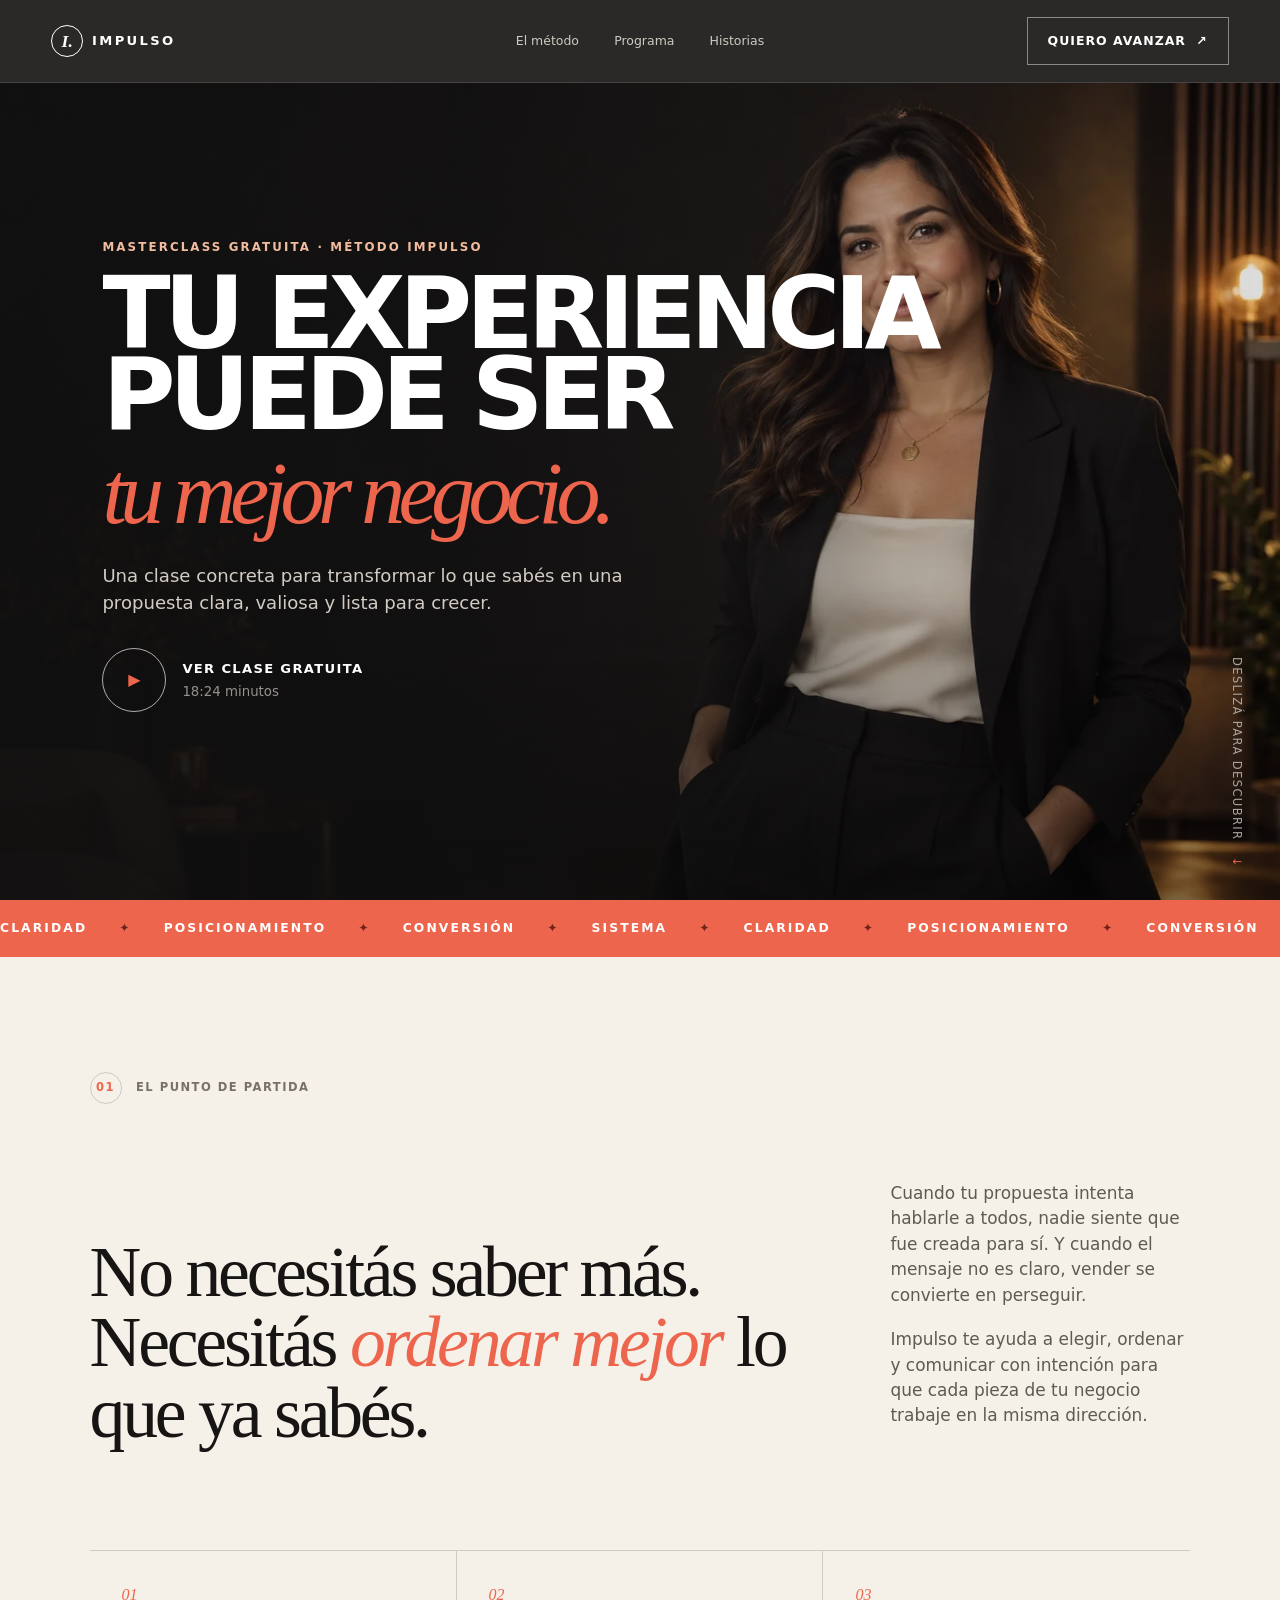
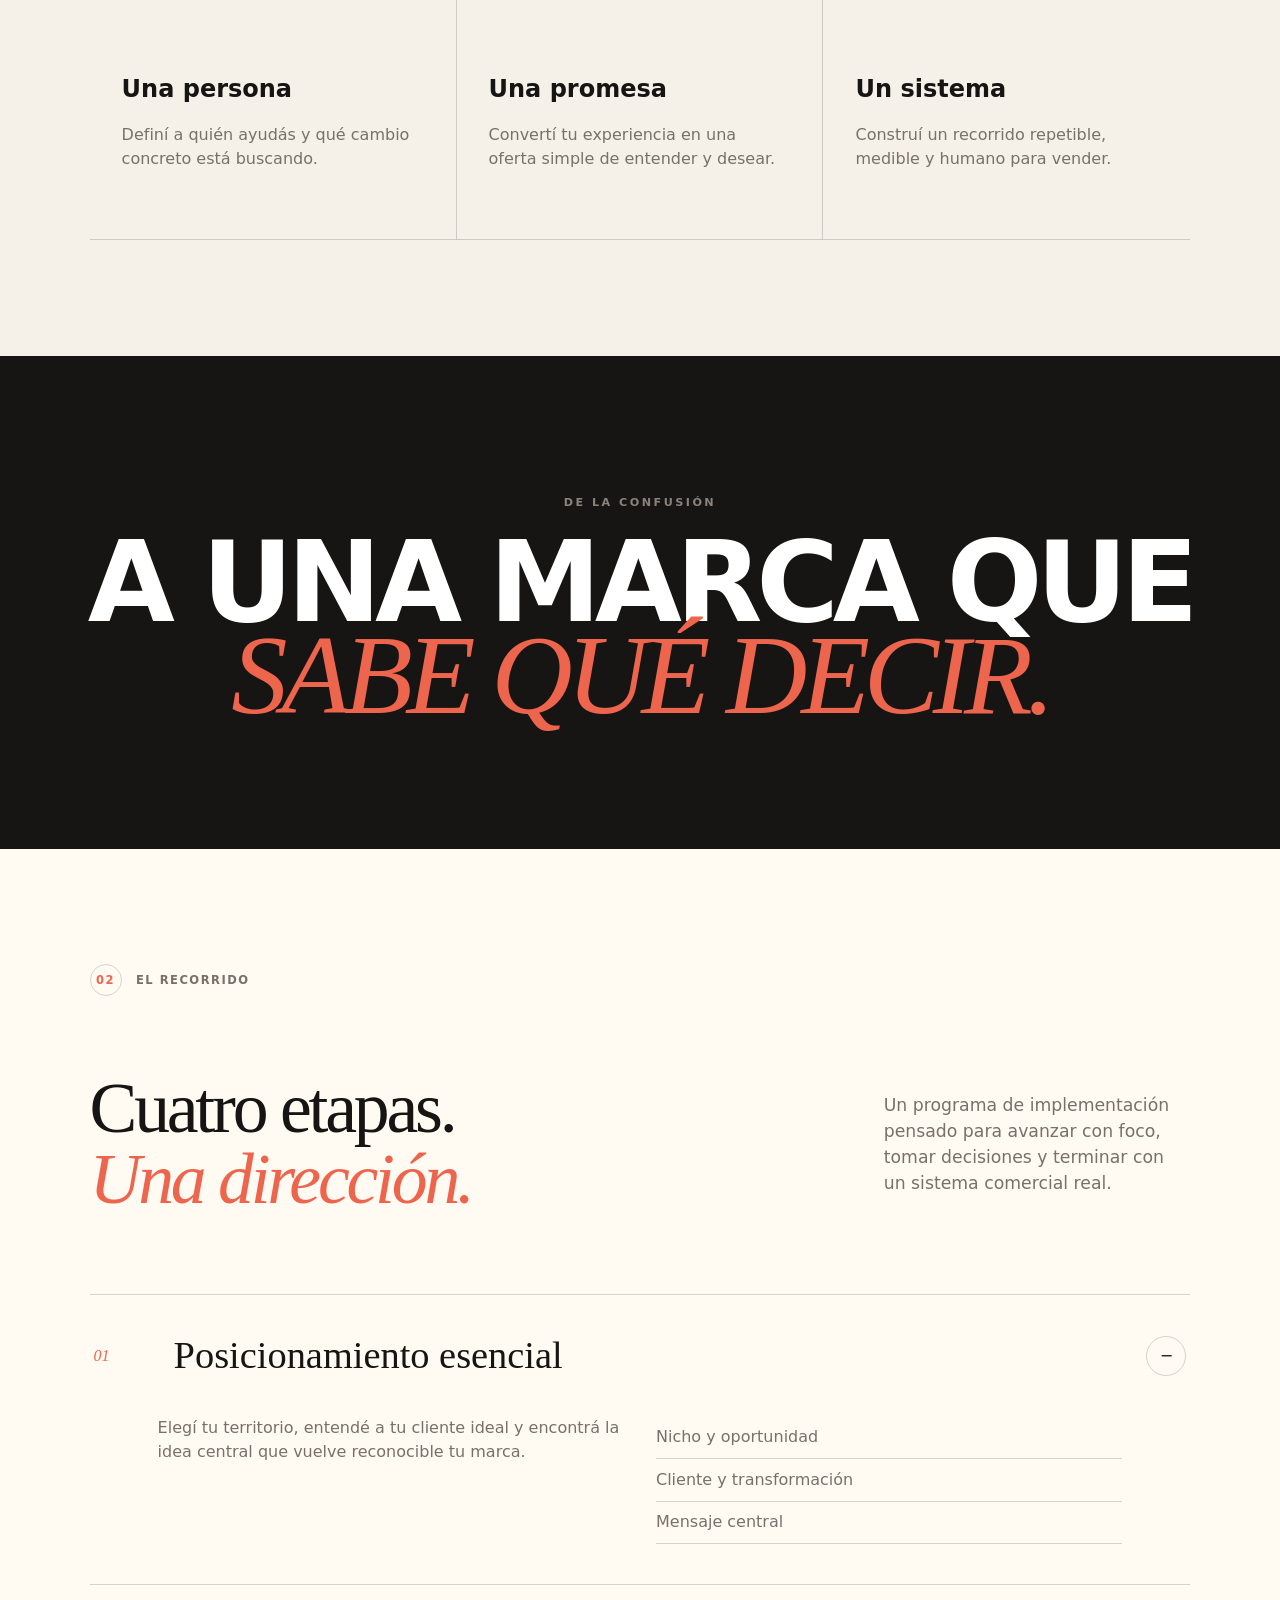
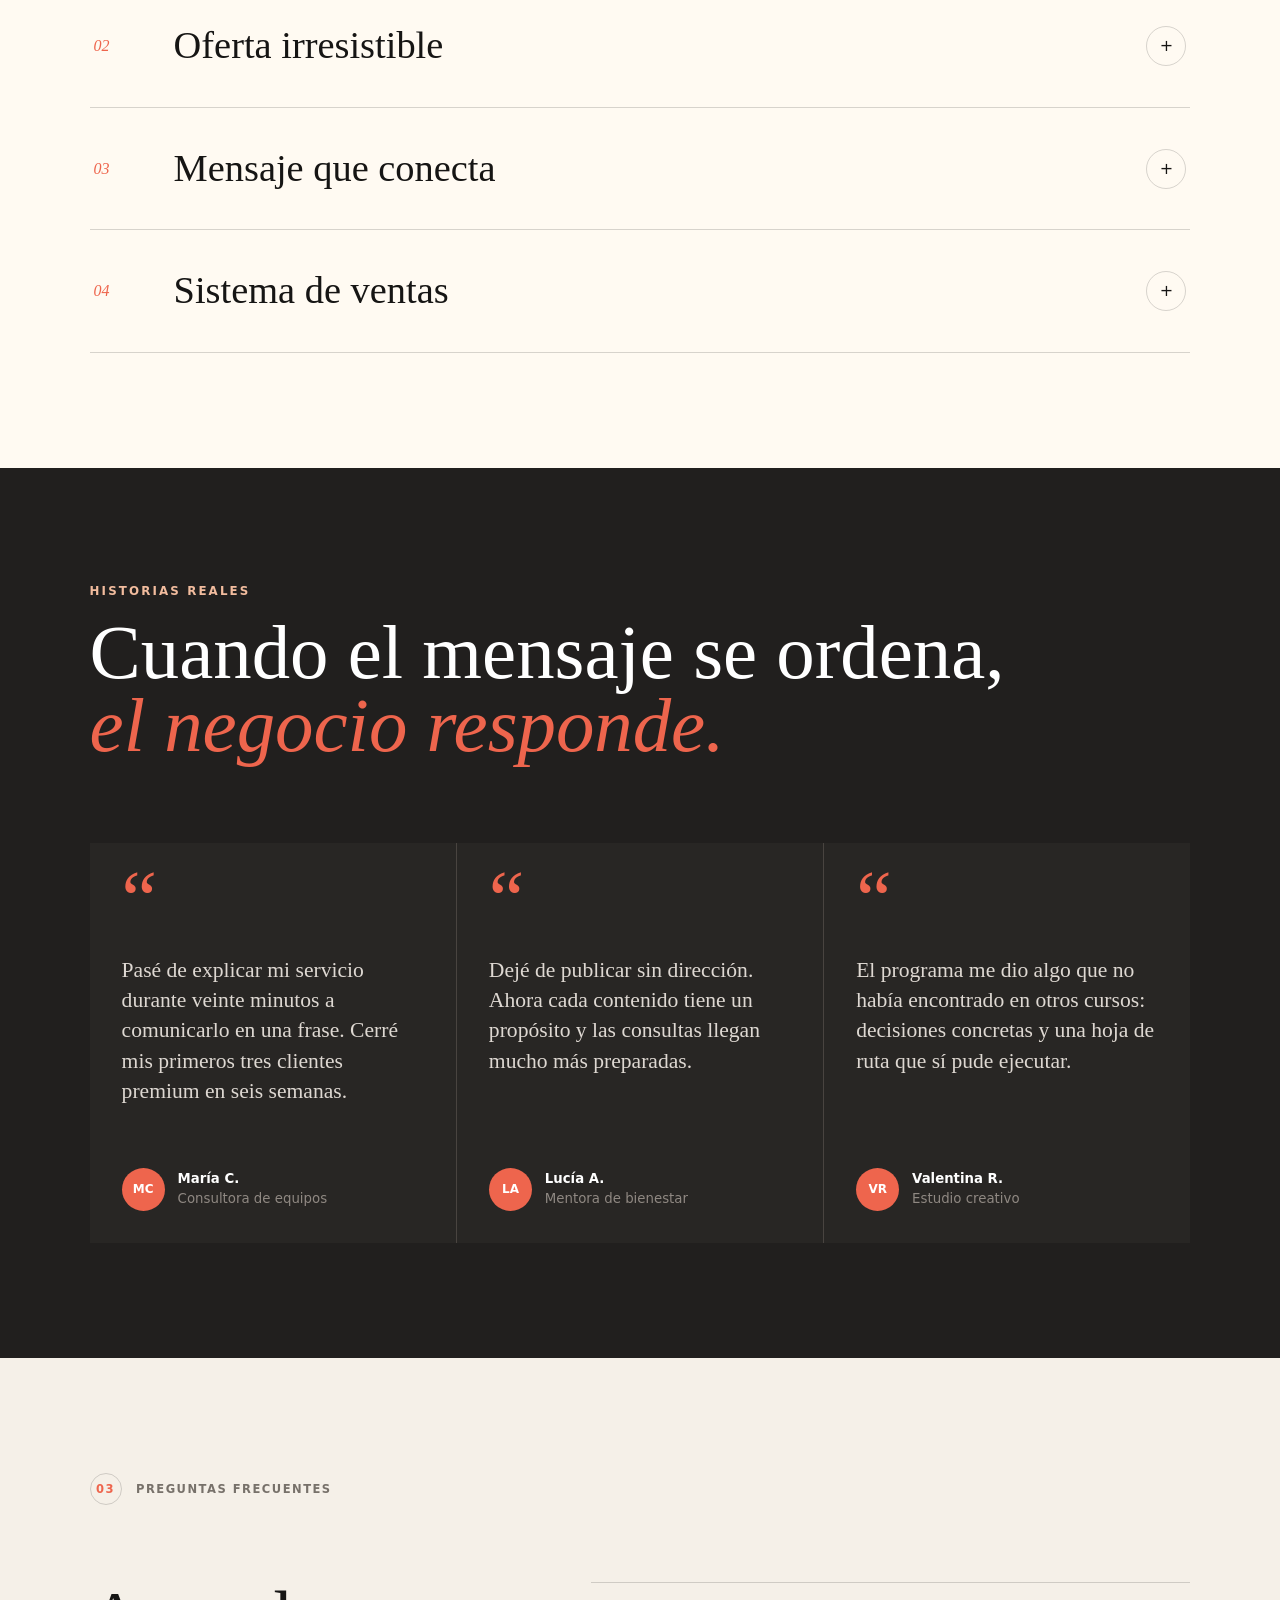
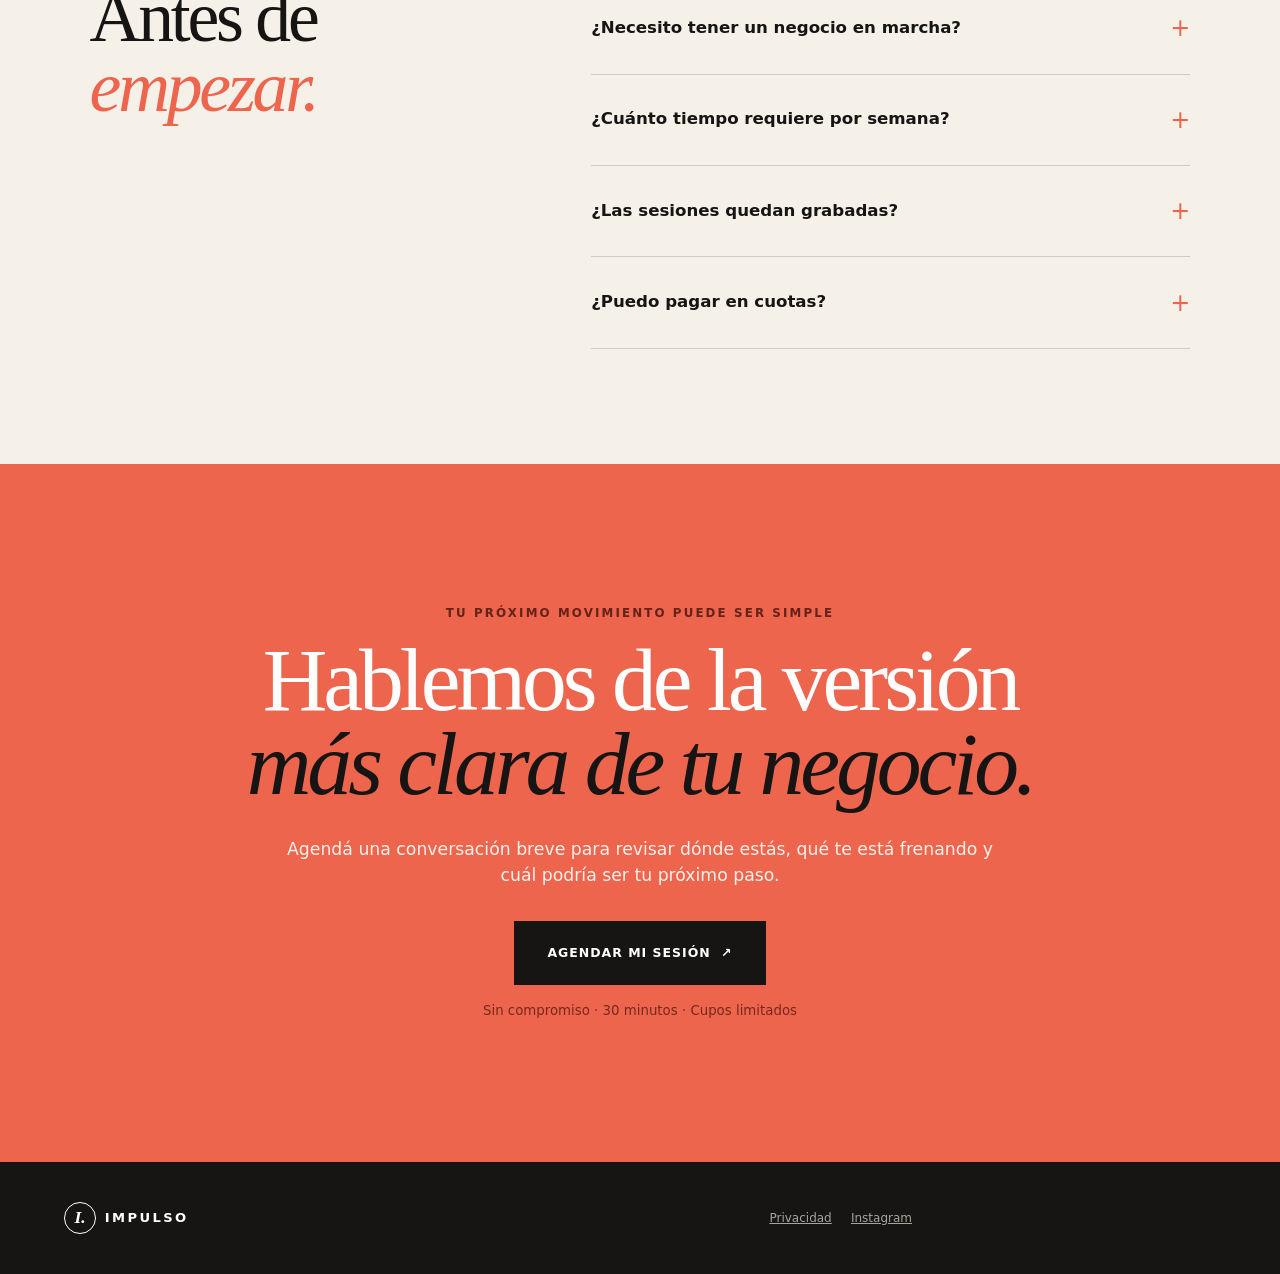
<file: ejemplo.html>
<!doctype html>
<html lang="es">
<head>
  <meta charset="utf-8">
  <meta name="viewport" content="width=device-width, initial-scale=1">
  <meta name="description" content="Método Impulso para convertir tu conocimiento en una oferta que se vende.">
  <meta name="theme-color" content="#161514">
  <title>Método Impulso</title>
  <link rel="icon" type="image/svg+xml" href="data:image/svg+xml,%3Csvg xmlns='http://www.w3.org/2000/svg' viewBox='0 0 64 64'%3E%3Crect width='64' height='64' rx='16' fill='%23161514'/%3E%3Cpath d='M18 45V19h8v26zm13 0V27h8v18zm13 0V14h8v31z' fill='%23ee654d'/%3E%3C/svg%3E">
  <link rel="stylesheet" href="styles.css">
</head>
<body>
  <div class="site" id="siteContent">
    <header class="nav">
      <a class="brand" href="#inicio" aria-label="Impulso, inicio"><span class="brand-mark">I.</span> IMPULSO</a>
      <nav aria-label="Principal">
        <a href="#metodo">El método</a>
        <a href="#programa">Programa</a>
        <a href="#historias">Historias</a>
      </nav>
      <a class="button button--small" href="#agenda">Quiero avanzar <span aria-hidden="true">↗</span></a>
    </header>

    <main>
      <section class="hero" id="inicio">
        <img class="hero__image" src="assets/mentora.webp" alt="Mentora de negocios en un estudio profesional">
        <div class="hero__overlay"></div>
        <div class="hero__content">
          <p class="eyebrow eyebrow--light">Masterclass gratuita · Método Impulso</p>
          <h2>Tu experiencia puede ser<br><em>tu mejor negocio.</em></h2>
          <p>Una clase concreta para transformar lo que sabés en una propuesta clara, valiosa y lista para crecer.</p>
          <button class="play-button" id="playVideo" type="button" aria-label="Reproducir clase de muestra">
            <span class="play-button__icon" aria-hidden="true">▶</span>
            <span><strong>Ver clase gratuita</strong><small>18:24 minutos</small></span>
          </button>
        </div>
        <div class="hero__scroll">Deslizá para descubrir <span aria-hidden="true">↓</span></div>
      </section>

      <div class="marquee" aria-label="Conceptos principales">
        <div class="marquee__track">
          <span>CLARIDAD</span><i>✦</i><span>POSICIONAMIENTO</span><i>✦</i><span>CONVERSIÓN</span><i>✦</i><span>SISTEMA</span><i>✦</i>
          <span>CLARIDAD</span><i>✦</i><span>POSICIONAMIENTO</span><i>✦</i><span>CONVERSIÓN</span><i>✦</i><span>SISTEMA</span><i>✦</i>
        </div>
      </div>

      <section class="section problem" id="metodo">
        <div class="section-label"><span>01</span> El punto de partida</div>
        <div class="problem__grid">
          <h2>No necesitás saber más.<br>Necesitás <em>ordenar mejor</em> lo que ya sabés.</h2>
          <div class="problem__copy">
            <p>Cuando tu propuesta intenta hablarle a todos, nadie siente que fue creada para sí. Y cuando el mensaje no es claro, vender se convierte en perseguir.</p>
            <p>Impulso te ayuda a elegir, ordenar y comunicar con intención para que cada pieza de tu negocio trabaje en la misma dirección.</p>
          </div>
        </div>
        <div class="pillars">
          <article><span>01</span><h3>Una persona</h3><p>Definí a quién ayudás y qué cambio concreto está buscando.</p></article>
          <article><span>02</span><h3>Una promesa</h3><p>Convertí tu experiencia en una oferta simple de entender y desear.</p></article>
          <article><span>03</span><h3>Un sistema</h3><p>Construí un recorrido repetible, medible y humano para vender.</p></article>
        </div>
      </section>

      <section class="manifesto">
        <p>DE LA CONFUSIÓN</p>
        <h2>A UNA MARCA QUE<br><span>SABE QUÉ DECIR.</span></h2>
      </section>

      <section class="section program" id="programa">
        <div class="section-label"><span>02</span> El recorrido</div>
        <div class="program__intro">
          <h2>Cuatro etapas.<br><em>Una dirección.</em></h2>
          <p>Un programa de implementación pensado para avanzar con foco, tomar decisiones y terminar con un sistema comercial real.</p>
        </div>
        <div class="modules">
          <article class="module module--active">
            <button type="button" aria-expanded="true"><span>01</span><strong>Posicionamiento esencial</strong><i>−</i></button>
            <div class="module__body"><p>Elegí tu territorio, entendé a tu cliente ideal y encontrá la idea central que vuelve reconocible tu marca.</p><ul><li>Nicho y oportunidad</li><li>Cliente y transformación</li><li>Mensaje central</li></ul></div>
          </article>
          <article class="module">
            <button type="button" aria-expanded="false"><span>02</span><strong>Oferta irresistible</strong><i>+</i></button>
            <div class="module__body"><p>Diseñá una propuesta fácil de explicar, con alcance, valor y condiciones claras.</p><ul><li>Arquitectura de oferta</li><li>Precio y valor percibido</li><li>Objeciones y garantías</li></ul></div>
          </article>
          <article class="module">
            <button type="button" aria-expanded="false"><span>03</span><strong>Mensaje que conecta</strong><i>+</i></button>
            <div class="module__body"><p>Convertí tu estrategia en una narrativa que atraiga a las personas correctas.</p><ul><li>Historia de marca</li><li>Pilares de contenido</li><li>Copy de conversión</li></ul></div>
          </article>
          <article class="module">
            <button type="button" aria-expanded="false"><span>04</span><strong>Sistema de ventas</strong><i>+</i></button>
            <div class="module__body"><p>Armá un recorrido simple para captar, conversar y convertir sin improvisar.</p><ul><li>Embudo mínimo viable</li><li>Seguimiento</li><li>Métricas y mejora</li></ul></div>
          </article>
        </div>
      </section>

      <section class="results" id="historias">
        <div class="results__head">
          <p class="eyebrow eyebrow--light">Historias reales</p>
          <h2>Cuando el mensaje se ordena,<br><em>el negocio responde.</em></h2>
        </div>
        <div class="testimonials">
          <article>
            <div class="quote">“</div>
            <p>Pasé de explicar mi servicio durante veinte minutos a comunicarlo en una frase. Cerré mis primeros tres clientes premium en seis semanas.</p>
            <footer><span>MC</span><div><strong>María C.</strong><small>Consultora de equipos</small></div></footer>
          </article>
          <article>
            <div class="quote">“</div>
            <p>Dejé de publicar sin dirección. Ahora cada contenido tiene un propósito y las consultas llegan mucho más preparadas.</p>
            <footer><span>LA</span><div><strong>Lucía A.</strong><small>Mentora de bienestar</small></div></footer>
          </article>
          <article>
            <div class="quote">“</div>
            <p>El programa me dio algo que no había encontrado en otros cursos: decisiones concretas y una hoja de ruta que sí pude ejecutar.</p>
            <footer><span>VR</span><div><strong>Valentina R.</strong><small>Estudio creativo</small></div></footer>
          </article>
        </div>
      </section>

      <section class="section faq">
        <div class="section-label"><span>03</span> Preguntas frecuentes</div>
        <div class="faq__grid">
          <h2>Antes de<br><em>empezar.</em></h2>
          <div class="faq__items">
            <details><summary>¿Necesito tener un negocio en marcha?<span>+</span></summary><p>No. La metodología sirve tanto para ordenar un negocio existente como para validar una nueva propuesta profesional.</p></details>
            <details><summary>¿Cuánto tiempo requiere por semana?<span>+</span></summary><p>El recorrido está pensado para avanzar con entre tres y cinco horas semanales, combinando contenido y aplicación.</p></details>
            <details><summary>¿Las sesiones quedan grabadas?<span>+</span></summary><p>Sí. Las clases y sesiones grupales quedan disponibles dentro del espacio del programa durante el período indicado.</p></details>
            <details><summary>¿Puedo pagar en cuotas?<span>+</span></summary><p>La propuesta final puede integrar pago único y planes de cuotas según el país y la plataforma elegida.</p></details>
          </div>
        </div>
      </section>

      <section class="cta" id="agenda">
        <p class="eyebrow eyebrow--light">Tu próximo movimiento puede ser simple</p>
        <h2>Hablemos de la versión<br><em>más clara de tu negocio.</em></h2>
        <p>Agendá una conversación breve para revisar dónde estás, qué te está frenando y cuál podría ser tu próximo paso.</p>
        <button class="button button--primary button--large" id="scheduleButton" type="button">Agendar mi sesión <span aria-hidden="true">↗</span></button>
        <small>Sin compromiso · 30 minutos · Cupos limitados</small>
      </section>
    </main>

    <footer class="footer">
      <a class="brand" href="#inicio"><span class="brand-mark">I.</span> IMPULSO</a>
      <div><a href="#">Privacidad</a><a href="#">Instagram</a></div>
    </footer>
  </div>

  <div class="modal" id="videoModal" aria-hidden="true" role="dialog" aria-modal="true" aria-labelledby="videoTitle">
    <button class="modal__close" type="button" aria-label="Cerrar">×</button>
    <div class="video-placeholder">
      <div class="video-placeholder__play">▶</div>
      <p class="eyebrow eyebrow--light">Clase gratuita</p>
      <h2 id="videoTitle">Descubrí cómo ordenar tu negocio.</h2>
      <p>Una clase concreta para transformar tu experiencia en una propuesta clara y valiosa.</p>
    </div>
  </div>

  <script src="script.js"></script>
</body>
</html>
</file>
<file: styles.css>
:root {
  --ink: #161514;
  --paper: #f5f0e8;
  --cream: #fffaf2;
  --accent: #ee654d;
  --gold: #d9a15d;
  --muted: #77716a;
  --line: rgba(22, 21, 20, .17);
  --serif: Georgia, 'Times New Roman', serif;
  --sans: Inter, ui-sans-serif, system-ui, -apple-system, BlinkMacSystemFont, 'Segoe UI', sans-serif;
}

* { box-sizing: border-box; }
html { scroll-behavior: smooth; }
body { margin: 0; background: var(--paper); color: var(--ink); font-family: var(--sans); font-size: 16px; line-height: 1.5; }
body.is-locked { overflow: hidden; }
a { color: inherit; }
button, input { font: inherit; }
button { color: inherit; }

.site { opacity: 1; transition: opacity .7s ease; }
.is-locked .site { opacity: .25; pointer-events: none; }

.brand { display: inline-flex; align-items: center; gap: .55rem; text-decoration: none; font-size: .82rem; font-weight: 800; letter-spacing: .18em; }
.brand-mark { display: inline-grid; place-items: center; width: 2rem; height: 2rem; border: 1px solid currentColor; border-radius: 50%; font-family: var(--serif); font-size: 1.1rem; font-style: italic; letter-spacing: 0; }
.eyebrow { margin: 0 0 1rem; color: var(--accent); font-size: .74rem; font-weight: 800; letter-spacing: .18em; text-transform: uppercase; }
.eyebrow--light { color: #f2bc9e; }
em { color: var(--accent); font-family: var(--serif); font-weight: 400; }

.button { display: inline-flex; align-items: center; justify-content: center; gap: .65rem; min-height: 3rem; padding: .85rem 1.25rem; border: 1px solid var(--ink); background: transparent; color: var(--ink); text-decoration: none; font-size: .78rem; font-weight: 800; letter-spacing: .08em; text-transform: uppercase; cursor: pointer; transition: background .2s, color .2s, transform .2s; }
.button:hover { background: var(--ink); color: white; transform: translateY(-2px); }
.button--primary { border-color: var(--accent); background: var(--accent); color: white; }
.button--primary:hover { border-color: #d84f39; background: #d84f39; }
.button--wide { width: 100%; min-height: 3.7rem; }
.button--large { min-height: 4rem; padding-inline: 2rem; }
.button--small { min-height: 2.65rem; }

.gate { position: fixed; inset: 0; z-index: 50; display: grid; grid-template-columns: minmax(0, 1.05fr) minmax(420px, .95fr); background: var(--ink); color: white; transition: opacity .5s ease, visibility .5s ease; }
.gate.is-hidden { opacity: 0; visibility: hidden; pointer-events: none; }
.gate__visual { position: relative; min-height: 100%; overflow: hidden; }
.gate__visual img { width: 100%; height: 100%; object-fit: cover; object-position: 65% center; filter: saturate(.85); }
.gate__shade { position: absolute; inset: 0; background: linear-gradient(180deg, rgba(10,9,9,.25), rgba(10,9,9,.08) 45%, rgba(10,9,9,.84)); }
.gate__brand { position: absolute; top: 2rem; left: 2rem; display: flex; align-items: center; gap: .6rem; font-size: .75rem; font-weight: 800; letter-spacing: .18em; }
.gate__quote { position: absolute; left: clamp(2rem, 5vw, 5rem); right: 2rem; bottom: 3.5rem; max-width: 34rem; }
.gate__quote span { color: #f3b58f; font-size: .72rem; font-weight: 800; letter-spacing: .17em; }
.gate__quote p { margin: .8rem 0 0; font-family: var(--serif); font-size: clamp(2rem, 3.2vw, 4rem); line-height: 1.02; }
.gate__form-wrap { display: grid; place-items: center; padding: 3rem clamp(2rem, 5vw, 6rem); background: radial-gradient(circle at 70% 15%, rgba(238,101,77,.12), transparent 26%), var(--ink); }
.gate__form { width: min(100%, 34rem); }
.gate__form h1 { margin: 0; font-family: var(--serif); font-size: clamp(2.35rem, 4vw, 4.8rem); font-weight: 400; line-height: .98; letter-spacing: -.045em; }
.gate__lead { max-width: 31rem; margin: 1.5rem 0 2.25rem; color: #c8c1b8; font-size: 1.05rem; }
.gate form { display: grid; }
.gate label { margin: .8rem 0 .4rem; color: #c5bdb5; font-size: .76rem; font-weight: 700; letter-spacing: .09em; text-transform: uppercase; }
.gate input { width: 100%; height: 3.5rem; padding: 0 1rem; border: 1px solid #45413e; border-radius: 0; outline: none; background: #201e1c; color: white; }
.gate input:focus { border-color: var(--accent); box-shadow: 0 0 0 3px rgba(238,101,77,.14); }
.gate .button { margin-top: 1.2rem; }
.form-note { margin: .8rem 0 0; color: #857f79; font-size: .73rem; text-align: center; }
.form-error { min-height: 1.4rem; margin: .35rem 0 0; color: #ff9b8a; font-size: .82rem; text-align: center; }

.nav { position: sticky; top: 0; z-index: 20; display: grid; grid-template-columns: 1fr auto 1fr; align-items: center; height: 5.2rem; padding: 0 clamp(1.25rem, 4vw, 5rem); border-bottom: 1px solid rgba(255,255,255,.13); background: rgba(22,21,20,.91); color: white; backdrop-filter: blur(15px); }
.nav nav { display: flex; gap: 2.2rem; }
.nav nav a { color: #cfc8c0; text-decoration: none; font-size: .78rem; }
.nav nav a:hover { color: white; }
.nav > .button { justify-self: end; border-color: rgba(255,255,255,.45); color: white; }

.hero { position: relative; display: flex; min-height: calc(100vh - 5.2rem); align-items: center; overflow: hidden; background: var(--ink); color: white; }
.hero__image { position: absolute; inset: 0; width: 100%; height: 100%; object-fit: cover; object-position: 68% center; }
.hero__overlay { position: absolute; inset: 0; background: linear-gradient(90deg, rgba(16,15,15,.96) 3%, rgba(16,15,15,.86) 37%, rgba(16,15,15,.22) 70%, rgba(16,15,15,.12)), linear-gradient(0deg, rgba(0,0,0,.45), transparent 35%); }
.hero__content { position: relative; z-index: 1; width: min(61rem, 72vw); margin-left: clamp(1.5rem, 8vw, 9rem); padding: 6rem 0 8rem; }
.hero h2 { margin: 0; font-size: clamp(3.5rem, 7.8vw, 8.6rem); font-weight: 700; line-height: .82; letter-spacing: -.065em; text-transform: uppercase; }
.hero h2 em { display: inline-block; margin-top: .25em; font-size: .88em; text-transform: none; }
.hero__content > p:not(.eyebrow) { max-width: 38rem; margin: 2rem 0; color: #d3ccc4; font-size: 1.13rem; }
.play-button { display: flex; align-items: center; gap: 1rem; padding: 0; border: 0; background: none; color: white; cursor: pointer; text-align: left; }
.play-button__icon { display: grid; width: 4rem; height: 4rem; place-items: center; border: 1px solid rgba(255,255,255,.65); border-radius: 50%; color: var(--accent); transition: transform .25s, background .25s; }
.play-button:hover .play-button__icon { transform: scale(1.08); background: white; }
.play-button strong, .play-button small { display: block; }
.play-button strong { font-size: .82rem; letter-spacing: .1em; text-transform: uppercase; }
.play-button small { margin-top: .2rem; color: #97918c; }
.hero__scroll { position: absolute; z-index: 1; right: 2.2rem; bottom: 2rem; color: #aba49e; font-size: .72rem; letter-spacing: .12em; text-transform: uppercase; writing-mode: vertical-rl; }
.hero__scroll span { margin-top: .7rem; color: var(--accent); }

.marquee { overflow: hidden; padding: 1.2rem 0; background: var(--accent); color: white; }
.marquee__track { display: flex; width: max-content; align-items: center; gap: 2rem; animation: marquee 26s linear infinite; font-size: .77rem; font-weight: 800; letter-spacing: .17em; }
.marquee i { color: #6e241a; font-style: normal; }
@keyframes marquee { to { transform: translateX(-50%); } }

.section { padding: clamp(5rem, 9vw, 10rem) clamp(1.25rem, 7vw, 8rem); }
.section-label { display: flex; align-items: center; gap: .9rem; margin-bottom: clamp(3rem, 6vw, 6rem); color: var(--muted); font-size: .72rem; font-weight: 800; letter-spacing: .13em; text-transform: uppercase; }
.section-label span { display: grid; width: 2rem; height: 2rem; place-items: center; border: 1px solid var(--line); border-radius: 50%; color: var(--accent); }
.problem__grid { display: grid; grid-template-columns: minmax(0, 1.5fr) minmax(300px, .6fr); gap: clamp(3rem, 8vw, 10rem); align-items: end; }
.problem h2, .program h2, .faq h2 { margin: 0; font-family: var(--serif); font-size: clamp(2.8rem, 5.6vw, 6.4rem); font-weight: 400; line-height: .98; letter-spacing: -.045em; }
.problem__copy { color: #5f5a54; font-size: 1.06rem; }
.problem__copy p { margin: 0 0 1.2rem; }
.pillars { display: grid; grid-template-columns: repeat(3, 1fr); margin-top: clamp(4rem, 8vw, 8rem); border-top: 1px solid var(--line); border-bottom: 1px solid var(--line); }
.pillars article { min-height: 18rem; padding: 2rem; border-right: 1px solid var(--line); }
.pillars article:last-child { border: 0; }
.pillars span { color: var(--accent); font-family: var(--serif); font-style: italic; }
.pillars h3 { margin: 4rem 0 1rem; font-size: 1.5rem; }
.pillars p { max-width: 18rem; color: var(--muted); }

.manifesto { padding: clamp(5rem, 10vw, 11rem) 1.5rem; background: var(--ink); color: white; text-align: center; }
.manifesto p { color: #8a827b; font-size: .7rem; font-weight: 800; letter-spacing: .22em; }
.manifesto h2 { margin: 1.5rem 0 0; font-size: clamp(3.2rem, 8.8vw, 10rem); line-height: .82; letter-spacing: -.055em; }
.manifesto span { color: var(--accent); font-family: var(--serif); font-style: italic; font-weight: 400; }

.program { background: var(--cream); }
.program__intro { display: grid; grid-template-columns: 1fr minmax(250px, .42fr); gap: 4rem; align-items: end; margin-bottom: 5rem; }
.program__intro > p { color: var(--muted); font-size: 1.08rem; }
.modules { border-top: 1px solid var(--line); }
.module { border-bottom: 1px solid var(--line); }
.module button { display: grid; width: 100%; grid-template-columns: 4rem 1fr auto; align-items: center; gap: 1rem; padding: 2rem .25rem; border: 0; background: transparent; cursor: pointer; text-align: left; }
.module button span { color: var(--accent); font-family: var(--serif); font-style: italic; }
.module button strong { font-family: var(--serif); font-size: clamp(1.5rem, 3vw, 3rem); font-weight: 400; }
.module button i { display: grid; width: 2.5rem; height: 2.5rem; place-items: center; border: 1px solid var(--line); border-radius: 50%; font-style: normal; }
.module__body { display: none; grid-template-columns: 1fr 1fr; gap: 2rem; padding: 0 4.25rem 2.5rem; color: var(--muted); }
.module--active .module__body { display: grid; }
.module__body p { max-width: 37rem; margin: 0; }
.module__body ul { margin: 0; padding: 0; list-style: none; }
.module__body li { padding: .55rem 0; border-bottom: 1px solid var(--line); }

.results { padding: clamp(5rem, 9vw, 10rem) clamp(1.25rem, 7vw, 8rem); background: #211f1e; color: white; }
.results__head h2 { margin: 0 0 5rem; font-family: var(--serif); font-size: clamp(2.8rem, 6vw, 7rem); font-weight: 400; line-height: .95; }
.testimonials { display: grid; grid-template-columns: repeat(3, 1fr); gap: 1px; background: #494440; }
.testimonials article { display: flex; min-height: 25rem; flex-direction: column; padding: 2rem; background: #282624; }
.quote { color: var(--accent); font-family: var(--serif); font-size: 5rem; line-height: .6; }
.testimonials article > p { margin: 2rem 0 auto; color: #ded8d2; font-family: var(--serif); font-size: 1.35rem; line-height: 1.4; }
.testimonials footer { display: flex; align-items: center; gap: .8rem; margin-top: 2rem; }
.testimonials footer > span { display: grid; width: 2.7rem; height: 2.7rem; place-items: center; border-radius: 50%; background: var(--accent); font-size: .75rem; font-weight: 800; }
.testimonials strong, .testimonials small { display: block; }
.testimonials strong { font-size: .83rem; }
.testimonials small { color: #8f8882; }

.faq__grid { display: grid; grid-template-columns: .65fr 1fr; gap: 7rem; }
.faq__items { border-top: 1px solid var(--line); }
details { border-bottom: 1px solid var(--line); }
summary { display: flex; align-items: center; justify-content: space-between; gap: 1rem; padding: 1.7rem 0; cursor: pointer; font-size: 1.04rem; font-weight: 700; list-style: none; }
summary::-webkit-details-marker { display: none; }
summary span { color: var(--accent); font-size: 1.5rem; font-weight: 400; }
details[open] summary span { transform: rotate(45deg); }
details p { max-width: 42rem; margin: -.4rem 0 1.7rem; color: var(--muted); }

.cta { padding: clamp(6rem, 11vw, 12rem) 1.5rem; background: var(--accent); color: white; text-align: center; }
.cta .eyebrow { color: #652219; }
.cta h2 { margin: 0; font-family: var(--serif); font-size: clamp(3rem, 7vw, 8rem); font-weight: 400; line-height: .93; letter-spacing: -.045em; }
.cta h2 em { color: var(--ink); }
.cta > p:not(.eyebrow) { max-width: 45rem; margin: 2rem auto; color: #fff1eb; font-size: 1.08rem; }
.cta .button { border-color: var(--ink); background: var(--ink); }
.cta .button:hover { background: white; color: var(--ink); }
.cta small { display: block; margin-top: 1rem; color: #75291e; }

.footer { display: grid; grid-template-columns: 1fr 2fr 1fr; gap: 2rem; align-items: center; padding: 2.5rem clamp(1.25rem, 5vw, 6rem); background: var(--ink); color: white; }
.footer p { margin: 0; color: #827c77; font-size: .74rem; text-align: center; }
.footer > div { display: flex; justify-content: flex-end; gap: 1.2rem; }
.footer > div a { color: #aaa39d; font-size: .75rem; }

.modal { position: fixed; inset: 0; z-index: 60; display: grid; place-items: center; padding: 1.5rem; background: rgba(9,8,8,.93); color: white; opacity: 0; visibility: hidden; transition: opacity .25s, visibility .25s; }
.modal.is-open { opacity: 1; visibility: visible; }
.modal__close { position: absolute; top: 1.5rem; right: 1.5rem; width: 3rem; height: 3rem; border: 1px solid #68615c; border-radius: 50%; background: transparent; color: white; font-size: 2rem; cursor: pointer; }
.video-placeholder { width: min(100%, 70rem); aspect-ratio: 16/9; display: grid; align-content: center; justify-items: center; padding: 2rem; border: 1px solid #4d4742; background: radial-gradient(circle at center, rgba(238,101,77,.17), transparent 40%), #181716; text-align: center; }
.video-placeholder__play { display: grid; width: 5rem; height: 5rem; margin-bottom: 2rem; place-items: center; border-radius: 50%; background: var(--accent); }
.video-placeholder h2 { margin: 0; font-family: var(--serif); font-size: clamp(2rem, 4vw, 4rem); font-weight: 400; }
.video-placeholder > p:last-child { color: #9b948e; }
.toast { position: fixed; z-index: 70; right: 1.5rem; bottom: 1.5rem; max-width: 24rem; padding: 1rem 1.2rem; background: var(--ink); color: white; font-size: .85rem; box-shadow: 0 1rem 4rem rgba(0,0,0,.24); transform: translateY(7rem); transition: transform .3s ease; }
.toast.is-visible { transform: translateY(0); }

@media (max-width: 900px) {
  .gate { grid-template-columns: 1fr; overflow-y: auto; }
  .gate__visual { min-height: 35vh; }
  .gate__quote { bottom: 1.5rem; }
  .gate__quote p { max-width: 26rem; font-size: 2.2rem; }
  .gate__form-wrap { place-items: start center; padding: 2.5rem 1.5rem 4rem; }
  .gate__form h1 { font-size: 2.7rem; }
  .nav { grid-template-columns: 1fr auto; }
  .nav nav { display: none; }
  .hero__content { width: auto; margin: 0 1.5rem; }
  .hero h2 { font-size: clamp(3.2rem, 12vw, 6.2rem); }
  .problem__grid, .program__intro, .faq__grid { grid-template-columns: 1fr; gap: 2.5rem; }
  .pillars { grid-template-columns: 1fr; }
  .pillars article { min-height: auto; border-right: 0; border-bottom: 1px solid var(--line); }
  .pillars article:last-child { border-bottom: 0; }
  .pillars h3 { margin-top: 2.5rem; }
  .testimonials { grid-template-columns: 1fr; }
  .testimonials article { min-height: 20rem; }
  .footer { grid-template-columns: 1fr; text-align: center; }
  .footer .brand, .footer > div { justify-self: center; }
}

@media (max-width: 560px) {
  .gate__visual { min-height: 28vh; }
  .gate__brand { top: 1rem; left: 1rem; }
  .gate__quote { left: 1rem; bottom: 1rem; }
  .gate__quote span { font-size: .62rem; }
  .gate__quote p { max-width: 21rem; margin-top: .4rem; font-size: 1.65rem; }
  .gate__form-wrap { padding-top: 2rem; }
  .gate__form h1 { font-size: 2.35rem; }
  .gate__lead { margin: 1rem 0 1.3rem; font-size: .96rem; }
  .nav { height: 4.7rem; padding-inline: 1rem; }
  .nav .button { min-height: 2.35rem; padding: .65rem .8rem; font-size: .64rem; }
  .hero { min-height: calc(100svh - 4.7rem); }
  .hero__image { object-position: 69% center; }
  .hero__overlay { background: linear-gradient(180deg, rgba(17,16,15,.28), rgba(17,16,15,.75) 48%, rgba(17,16,15,.98)); }
  .hero__content { align-self: end; padding: 8rem 0 5rem; }
  .hero h2 { font-size: clamp(3rem, 15vw, 5.2rem); }
  .hero__scroll { display: none; }
  .section { padding-inline: 1.25rem; }
  .module button { grid-template-columns: 2.5rem 1fr auto; padding-block: 1.5rem; }
  .module button strong { font-size: 1.45rem; }
  .module__body { grid-template-columns: 1fr; padding: 0 0 2rem 2.5rem; }
  .results { padding-inline: 1.25rem; }
}

@media (prefers-reduced-motion: reduce) {
  html { scroll-behavior: auto; }
  *, *::before, *::after { animation-duration: .01ms !important; animation-iteration-count: 1 !important; transition-duration: .01ms !important; }
}
</file>
